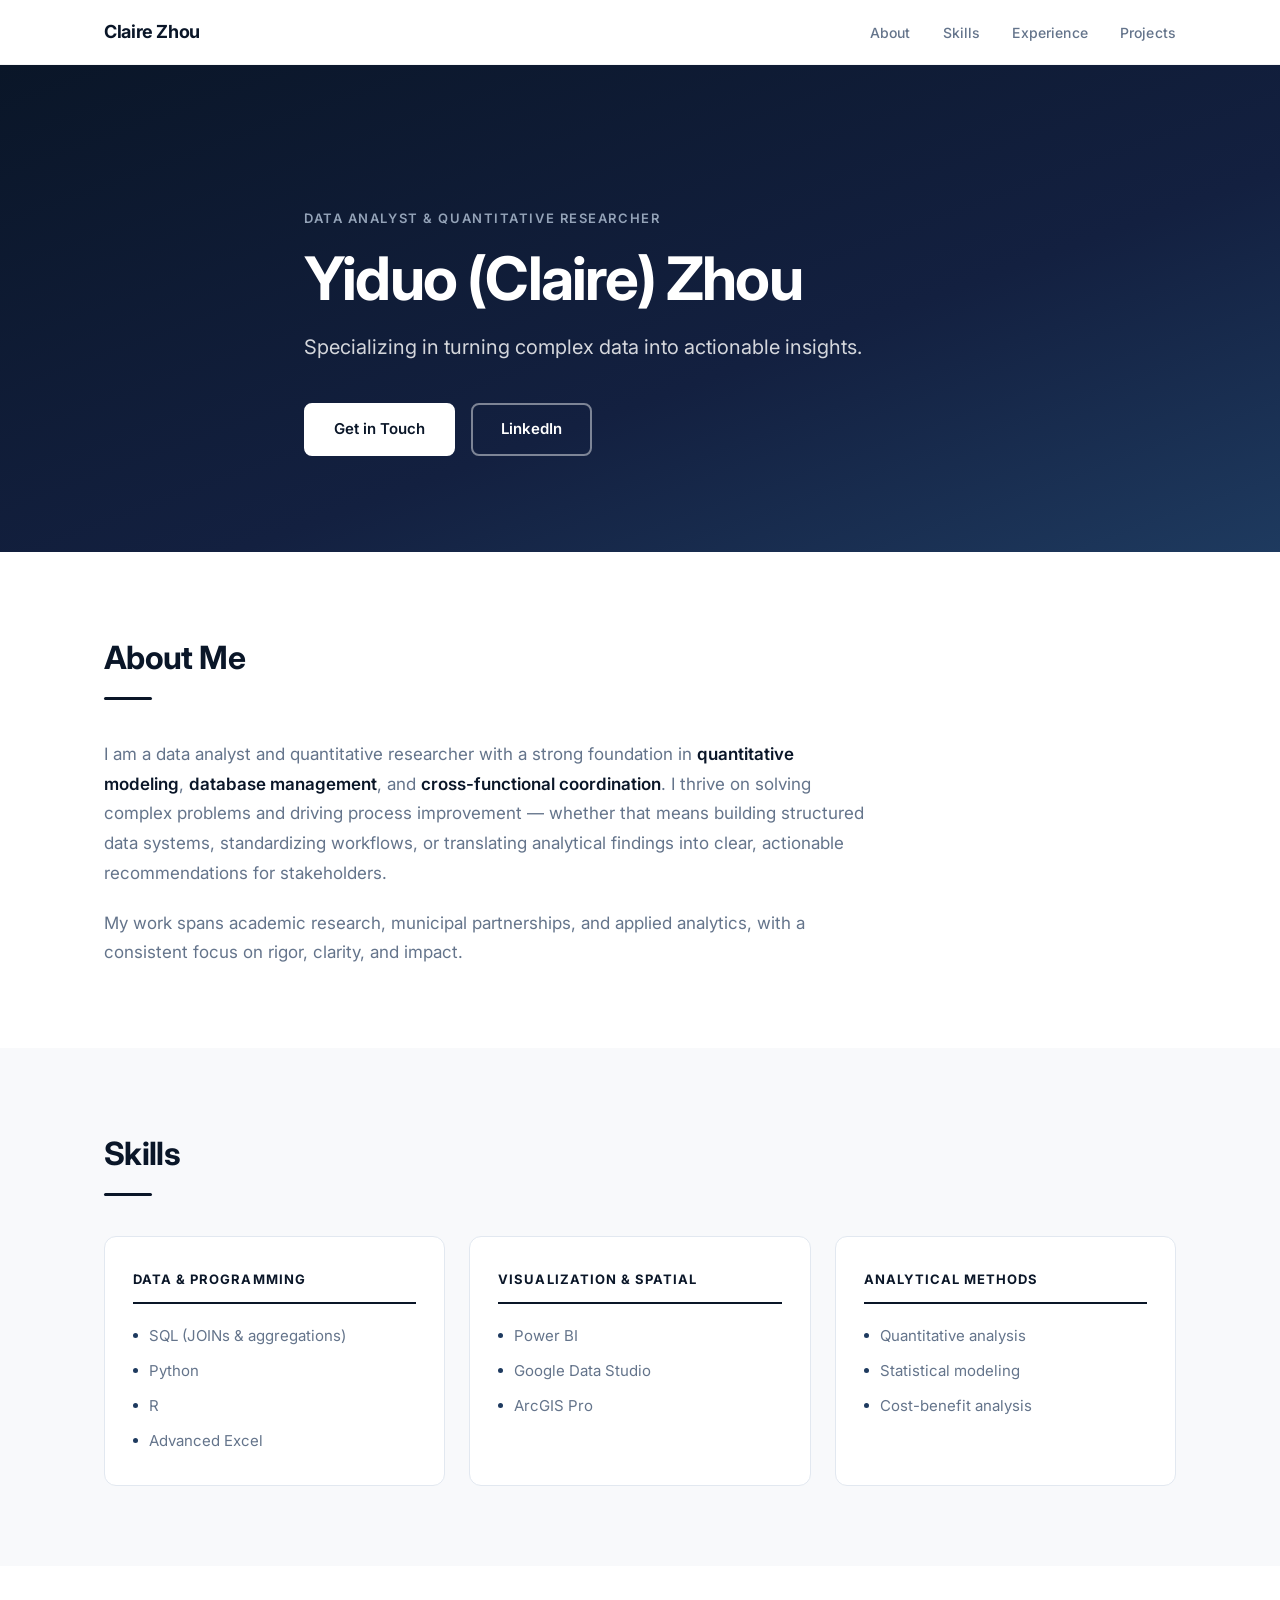
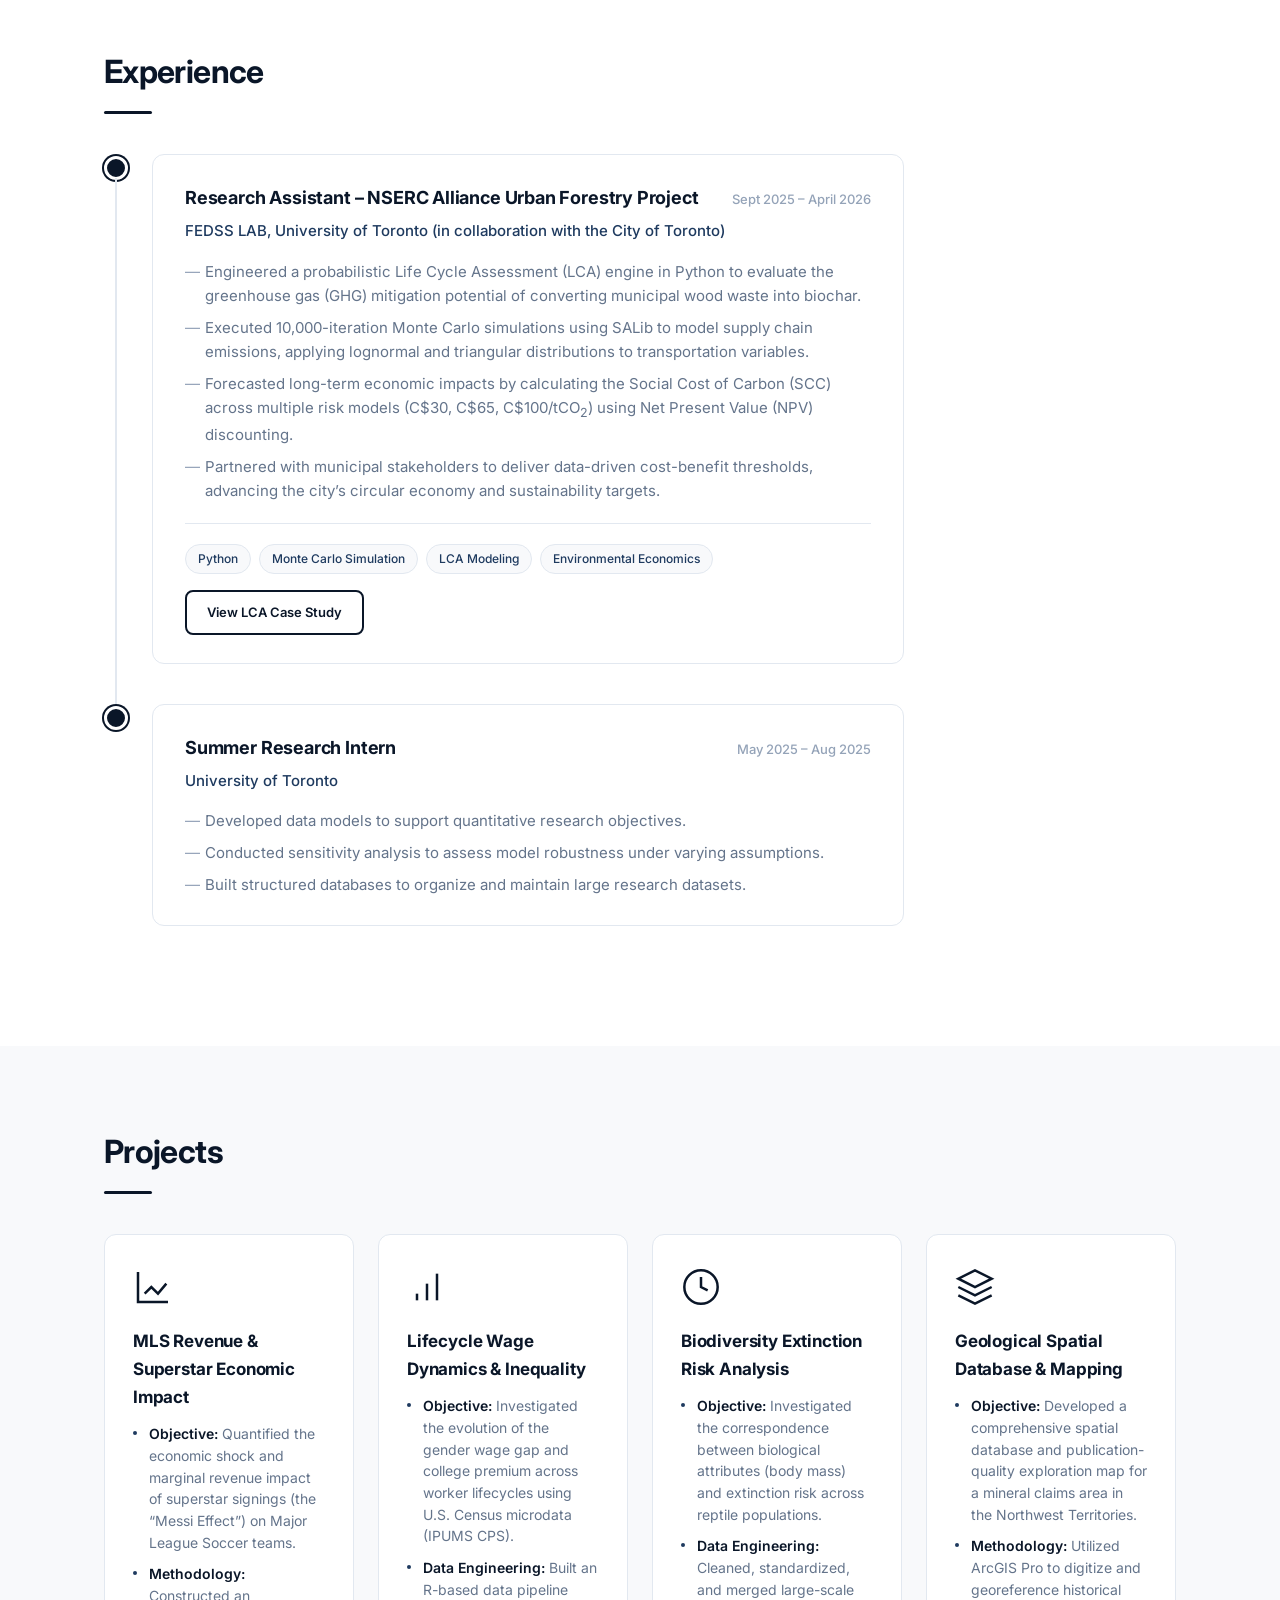
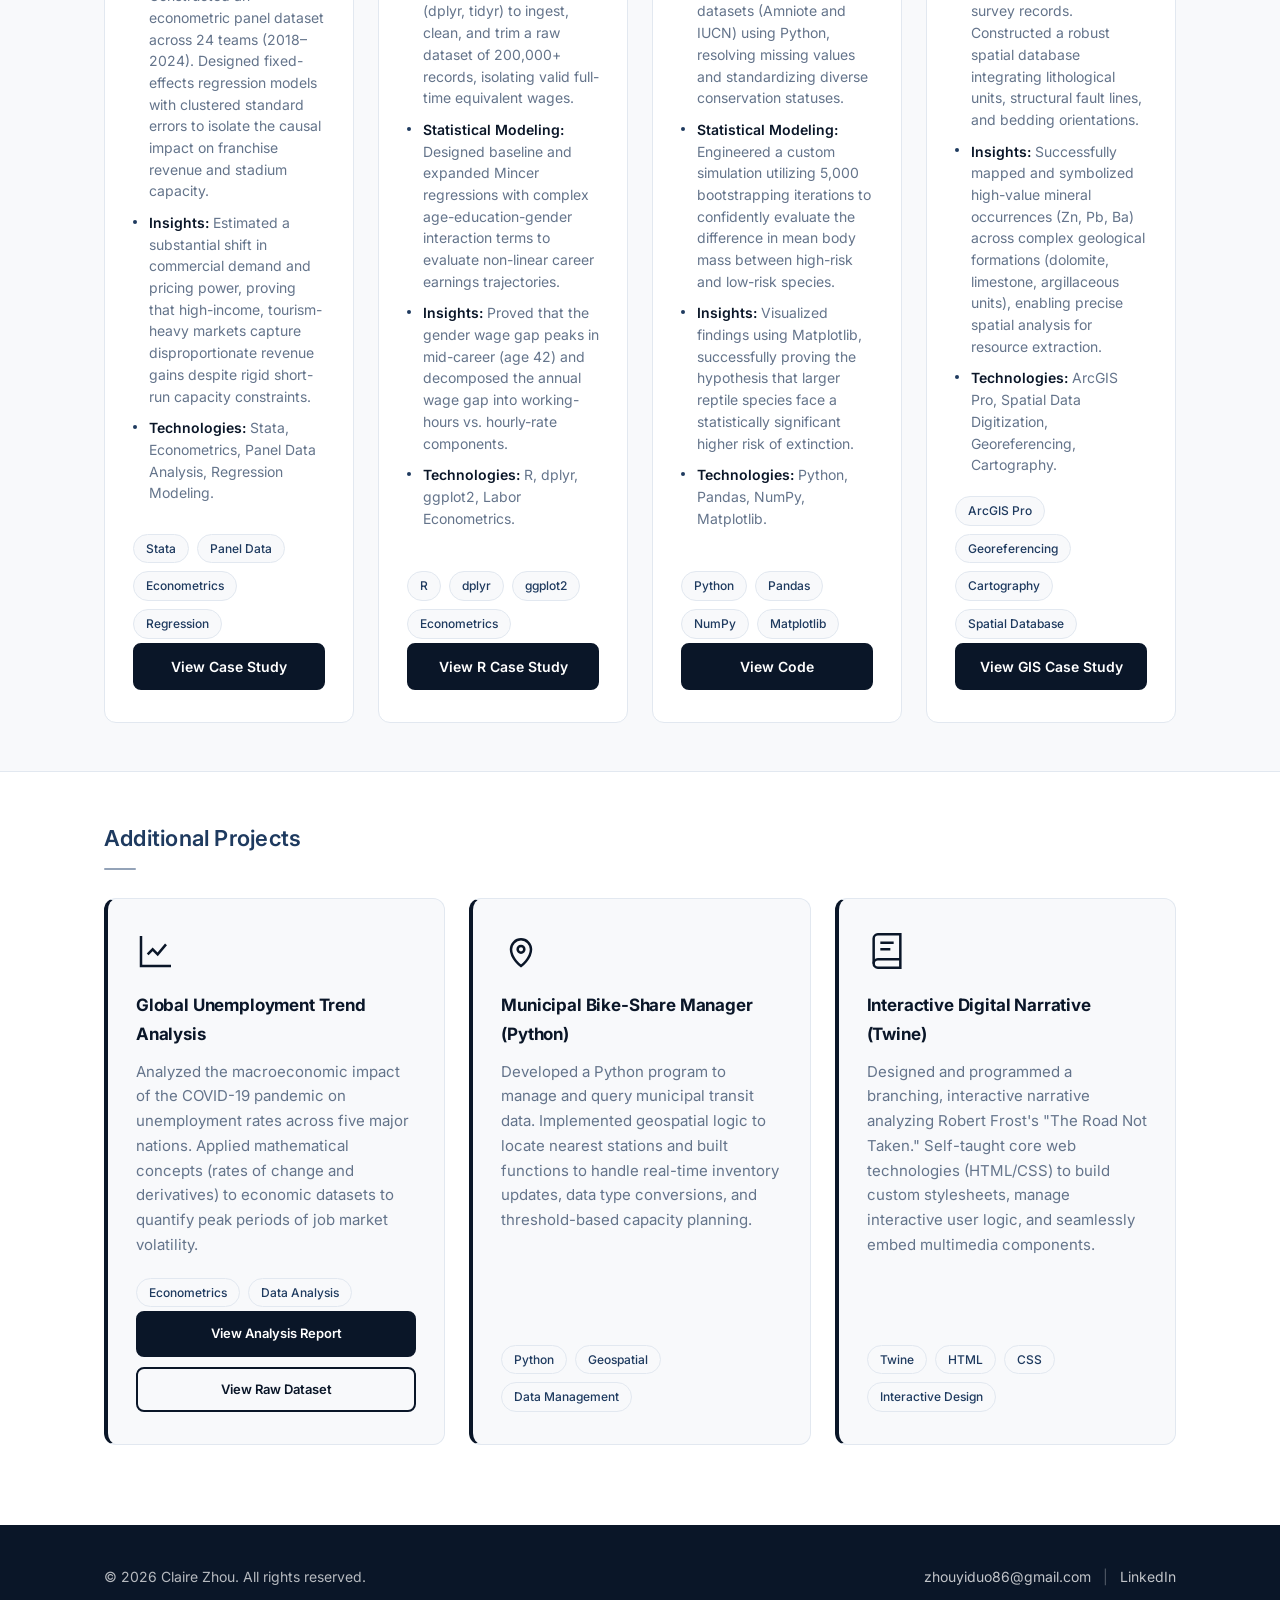
<file: index.html>
<!DOCTYPE html>
<html lang="en">
<head>
  <meta charset="UTF-8">
  <meta name="viewport" content="width=device-width, initial-scale=1.0">
  <meta name="description" content="Claire Zhou — Data Analyst & Quantitative Researcher specializing in turning complex data into actionable insights.">
  <title>Yiduo (Claire) Zhou | Data Analyst &amp; Quantitative Researcher</title>
  <link rel="preconnect" href="https://fonts.googleapis.com">
  <link rel="preconnect" href="https://fonts.gstatic.com" crossorigin>
  <link href="https://fonts.googleapis.com/css2?family=Inter:wght@300;400;500;600;700&display=swap" rel="stylesheet">
  <link rel="stylesheet" href="style.css">
</head>
<body>

  <!-- Header -->
  <header class="header" id="top">
    <div class="container header__inner">
      <a href="#top" class="header__logo">Claire Zhou</a>
      <button class="nav-toggle" aria-label="Toggle navigation" aria-expanded="false">
        <span></span>
        <span></span>
        <span></span>
      </button>
      <nav class="nav" aria-label="Main navigation">
        <ul class="nav__list">
          <li><a href="#about" class="nav__link">About</a></li>
          <li><a href="#skills" class="nav__link">Skills</a></li>
          <li><a href="#experience" class="nav__link">Experience</a></li>
          <li><a href="#projects" class="nav__link">Projects</a></li>
        </ul>
      </nav>
    </div>
  </header>

  <main>

    <!-- Hero -->
    <section class="hero">
      <div class="container hero__inner">
        <p class="hero__eyebrow">Data Analyst &amp; Quantitative Researcher</p>
        <h1 class="hero__title">Yiduo (Claire) Zhou</h1>
        <p class="hero__headline">
          Specializing in turning complex data into actionable insights.
        </p>
        <div class="hero__actions">
          <a href="mailto:zhouyiduo86@gmail.com" class="btn btn--primary">Get in Touch</a>
          <a href="https://www.linkedin.com/in/yiduo-zhou/" class="btn btn--outline" target="_blank" rel="noopener noreferrer">LinkedIn</a>
        </div>
      </div>
    </section>

    <!-- About -->
    <section class="section" id="about">
      <div class="container">
        <h2 class="section__title">About Me</h2>
        <div class="section__divider"></div>
        <div class="about__grid">
          <p class="about__text">
            I am a data analyst and quantitative researcher with a strong foundation in
            <strong>quantitative modeling</strong>, <strong>database management</strong>, and
            <strong>cross-functional coordination</strong>. I thrive on solving complex problems
            and driving process improvement — whether that means building structured data systems,
            standardizing workflows, or translating analytical findings into clear, actionable
            recommendations for stakeholders.
          </p>
          <p class="about__text">
            My work spans academic research, municipal partnerships, and applied analytics,
            with a consistent focus on rigor, clarity, and impact.
          </p>
        </div>
      </div>
    </section>

    <!-- Skills -->
    <section class="section section--alt" id="skills">
      <div class="container">
        <h2 class="section__title">Skills</h2>
        <div class="section__divider"></div>
        <div class="skills__grid">

          <div class="skill-card">
            <h3 class="skill-card__title">Data &amp; Programming</h3>
            <ul class="skill-card__list">
              <li>SQL (JOINs &amp; aggregations)</li>
              <li>Python</li>
              <li>R</li>
              <li>Advanced Excel</li>
            </ul>
          </div>

          <div class="skill-card">
            <h3 class="skill-card__title">Visualization &amp; Spatial</h3>
            <ul class="skill-card__list">
              <li>Power BI</li>
              <li>Google Data Studio</li>
              <li>ArcGIS Pro</li>
            </ul>
          </div>

          <div class="skill-card">
            <h3 class="skill-card__title">Analytical Methods</h3>
            <ul class="skill-card__list">
              <li>Quantitative analysis</li>
              <li>Statistical modeling</li>
              <li>Cost-benefit analysis</li>
            </ul>
          </div>

        </div>
      </div>
    </section>

    <!-- Experience -->
    <section class="section" id="experience">
      <div class="container">
        <h2 class="section__title">Experience</h2>
        <div class="section__divider"></div>
        <div class="timeline">

          <article class="timeline__item">
            <div class="timeline__marker"></div>
            <div class="timeline__content">
              <div class="timeline__header">
                <h3 class="timeline__role">Research Assistant &ndash; NSERC Alliance Urban Forestry Project</h3>
                <span class="timeline__date">Sept 2025 – April 2026</span>
              </div>
              <p class="timeline__org">FEDSS LAB, University of Toronto (in collaboration with the City of Toronto)</p>
              <ul class="timeline__details">
                <li>Engineered a probabilistic Life Cycle Assessment (LCA) engine in Python to evaluate the greenhouse gas (GHG) mitigation potential of converting municipal wood waste into biochar.</li>
                <li>Executed 10,000-iteration Monte Carlo simulations using SALib to model supply chain emissions, applying lognormal and triangular distributions to transportation variables.</li>
                <li>Forecasted long-term economic impacts by calculating the Social Cost of Carbon (SCC) across multiple risk models (C$30, C$65, C$100/tCO<sub>2</sub>) using Net Present Value (NPV) discounting.</li>
                <li>Partnered with municipal stakeholders to deliver data-driven cost-benefit thresholds, advancing the city&rsquo;s circular economy and sustainability targets.</li>
              </ul>
              <div class="timeline__tags">
                <span class="tag">Python</span>
                <span class="tag">Monte Carlo Simulation</span>
                <span class="tag">LCA Modeling</span>
                <span class="tag">Environmental Economics</span>
              </div>
              <a href="./urban-forestry-lca.html" class="btn btn--outline-navy timeline__cta">View LCA Case Study</a>
            </div>
          </article>

          <article class="timeline__item">
            <div class="timeline__marker"></div>
            <div class="timeline__content">
              <div class="timeline__header">
                <h3 class="timeline__role">Summer Research Intern</h3>
                <span class="timeline__date">May 2025 – Aug 2025</span>
              </div>
              <p class="timeline__org">University of Toronto</p>
              <ul class="timeline__details">
                <li>Developed data models to support quantitative research objectives.</li>
                <li>Conducted sensitivity analysis to assess model robustness under varying assumptions.</li>
                <li>Built structured databases to organize and maintain large research datasets.</li>
              </ul>
            </div>
          </article>

        </div>
      </div>
    </section>

    <!-- Projects -->
    <section class="section section--alt" id="projects">
      <div class="container">
        <h2 class="section__title">Projects</h2>
        <div class="section__divider"></div>
        <div class="projects__grid">

          <article class="project-card">
            <div class="project-card__icon" aria-hidden="true">
              <svg viewBox="0 0 24 24" fill="none" stroke="currentColor" stroke-width="1.5">
                <path d="M3 3v18h18"/><path d="M7 16l4-4 4 4 5-6"/>
              </svg>
            </div>
            <h3 class="project-card__title">MLS Revenue &amp; Superstar Economic Impact</h3>
            <ul class="project-card__details">
              <li>
                <strong>Objective:</strong> Quantified the economic shock and marginal revenue impact
                of superstar signings (the &ldquo;Messi Effect&rdquo;) on Major League Soccer teams.
              </li>
              <li>
                <strong>Methodology:</strong> Constructed an econometric panel dataset across 24 teams
                (2018&ndash;2024). Designed fixed-effects regression models with clustered standard errors
                to isolate the causal impact on franchise revenue and stadium capacity.
              </li>
              <li>
                <strong>Insights:</strong> Estimated a substantial shift in commercial demand and pricing
                power, proving that high-income, tourism-heavy markets capture disproportionate revenue
                gains despite rigid short-run capacity constraints.
              </li>
              <li>
                <strong>Technologies:</strong> Stata, Econometrics, Panel Data Analysis, Regression Modeling.
              </li>
            </ul>
            <div class="project-card__tags">
              <span class="tag">Stata</span>
              <span class="tag">Panel Data</span>
              <span class="tag">Econometrics</span>
              <span class="tag">Regression</span>
            </div>
            <a href="mls-revenue.html" class="btn btn--navy project-card__cta">View Case Study</a>
          </article>

          <article class="project-card">
            <div class="project-card__icon" aria-hidden="true">
              <svg viewBox="0 0 24 24" fill="none" stroke="currentColor" stroke-width="1.5">
                <path d="M12 20V10"/><path d="M18 20V4"/><path d="M6 20v-4"/>
              </svg>
            </div>
            <h3 class="project-card__title">Lifecycle Wage Dynamics &amp; Inequality</h3>
            <ul class="project-card__details">
              <li>
                <strong>Objective:</strong> Investigated the evolution of the gender wage gap and college
                premium across worker lifecycles using U.S. Census microdata (IPUMS CPS).
              </li>
              <li>
                <strong>Data Engineering:</strong> Built an R-based data pipeline (dplyr, tidyr) to ingest,
                clean, and trim a raw dataset of 200,000+ records, isolating valid full-time equivalent wages.
              </li>
              <li>
                <strong>Statistical Modeling:</strong> Designed baseline and expanded Mincer regressions with
                complex age-education-gender interaction terms to evaluate non-linear career earnings trajectories.
              </li>
              <li>
                <strong>Insights:</strong> Proved that the gender wage gap peaks in mid-career (age 42) and
                decomposed the annual wage gap into working-hours vs. hourly-rate components.
              </li>
              <li>
                <strong>Technologies:</strong> R, dplyr, ggplot2, Labor Econometrics.
              </li>
            </ul>
            <div class="project-card__tags">
              <span class="tag">R</span>
              <span class="tag">dplyr</span>
              <span class="tag">ggplot2</span>
              <span class="tag">Econometrics</span>
            </div>
            <a href="wage-dynamics.html" class="btn btn--navy project-card__cta">View R Case Study</a>
          </article>

          <article class="project-card">
            <div class="project-card__icon" aria-hidden="true">
              <svg viewBox="0 0 24 24" fill="none" stroke="currentColor" stroke-width="1.5">
                <circle cx="12" cy="12" r="10"/><path d="M12 6v6l4 2"/>
              </svg>
            </div>
            <h3 class="project-card__title">Biodiversity Extinction Risk Analysis</h3>
            <ul class="project-card__details">
              <li>
                <strong>Objective:</strong> Investigated the correspondence between biological
                attributes (body mass) and extinction risk across reptile populations.
              </li>
              <li>
                <strong>Data Engineering:</strong> Cleaned, standardized, and merged large-scale
                datasets (Amniote and IUCN) using Python, resolving missing values and standardizing
                diverse conservation statuses.
              </li>
              <li>
                <strong>Statistical Modeling:</strong> Engineered a custom simulation utilizing
                5,000 bootstrapping iterations to confidently evaluate the difference in mean body
                mass between high-risk and low-risk species.
              </li>
              <li>
                <strong>Insights:</strong> Visualized findings using Matplotlib, successfully proving
                the hypothesis that larger reptile species face a statistically significant higher
                risk of extinction.
              </li>
              <li>
                <strong>Technologies:</strong> Python, Pandas, NumPy, Matplotlib.
              </li>
            </ul>
            <div class="project-card__tags">
              <span class="tag">Python</span>
              <span class="tag">Pandas</span>
              <span class="tag">NumPy</span>
              <span class="tag">Matplotlib</span>
            </div>
            <a href="biodiversity-code.html" class="btn btn--navy project-card__cta">View Code</a>
          </article>

          <article class="project-card">
            <div class="project-card__icon" aria-hidden="true">
              <svg viewBox="0 0 24 24" fill="none" stroke="currentColor" stroke-width="1.5">
                <path d="M12 2L2 7l10 5 10-5-10-5z"/><path d="M2 17l10 5 10-5"/><path d="M2 12l10 5 10-5"/>
              </svg>
            </div>
            <h3 class="project-card__title">Geological Spatial Database &amp; Mapping</h3>
            <ul class="project-card__details">
              <li>
                <strong>Objective:</strong> Developed a comprehensive spatial database and
                publication-quality exploration map for a mineral claims area in the Northwest Territories.
              </li>
              <li>
                <strong>Methodology:</strong> Utilized ArcGIS Pro to digitize and georeference historical
                survey records. Constructed a robust spatial database integrating lithological units,
                structural fault lines, and bedding orientations.
              </li>
              <li>
                <strong>Insights:</strong> Successfully mapped and symbolized high-value mineral occurrences
                (Zn, Pb, Ba) across complex geological formations (dolomite, limestone, argillaceous units),
                enabling precise spatial analysis for resource extraction.
              </li>
              <li>
                <strong>Technologies:</strong> ArcGIS Pro, Spatial Data Digitization, Georeferencing, Cartography.
              </li>
            </ul>
            <div class="project-card__tags">
              <span class="tag">ArcGIS Pro</span>
              <span class="tag">Georeferencing</span>
              <span class="tag">Cartography</span>
              <span class="tag">Spatial Database</span>
            </div>
            <a href="geological-spatial.html" class="btn btn--navy project-card__cta">View GIS Case Study</a>
          </article>

        </div>
      </div>
    </section>

    <!-- Additional Projects -->
    <section class="section additional-projects" id="additional-projects">
      <div class="container">
        <h2 class="section__title section__title--sub">Additional Projects</h2>
        <div class="section__divider section__divider--sub"></div>

        <div class="additional-projects__grid">

          <article class="project-card project-card--additional">
            <div class="project-card__icon" aria-hidden="true">
              <svg viewBox="0 0 24 24" fill="none" stroke="currentColor" stroke-width="1.5">
                <path d="M3 3v18h18"/><path d="M7 14l3-3 3 3 5-6"/>
              </svg>
            </div>
            <h3 class="project-card__title">Global Unemployment Trend Analysis</h3>
            <p class="project-card__desc">
              Analyzed the macroeconomic impact of the COVID-19 pandemic on unemployment rates
              across five major nations. Applied mathematical concepts (rates of change and
              derivatives) to economic datasets to quantify peak periods of job market volatility.
            </p>
            <div class="project-card__tags">
              <span class="tag">Econometrics</span>
              <span class="tag">Data Analysis</span>
            </div>
            <div class="project-card__actions">
              <a
                href="./Global_Unemployment_COVID19_Analysis.pdf"
                class="btn btn--navy"
                target="_blank"
                rel="noopener noreferrer"
              >View Analysis Report</a>
              <a
                href="./Global_Unemployment_Dataset_2019_2020.csv"
                class="btn btn--outline-navy"
                target="_blank"
                rel="noopener noreferrer"
              >View Raw Dataset</a>
            </div>
          </article>

          <article class="project-card project-card--additional">
            <div class="project-card__icon" aria-hidden="true">
              <svg viewBox="0 0 24 24" fill="none" stroke="currentColor" stroke-width="1.5">
                <path d="M12 21s-6-4.35-6-10a6 6 0 1 1 12 0c0 5.65-6 10-6 10z"/>
                <circle cx="12" cy="11" r="2"/>
              </svg>
            </div>
            <h3 class="project-card__title">Municipal Bike-Share Manager (Python)</h3>
            <p class="project-card__desc">
              Developed a Python program to manage and query municipal transit data. Implemented
              geospatial logic to locate nearest stations and built functions to handle real-time
              inventory updates, data type conversions, and threshold-based capacity planning.
            </p>
            <div class="project-card__tags">
              <span class="tag">Python</span>
              <span class="tag">Geospatial</span>
              <span class="tag">Data Management</span>
            </div>
          </article>

          <article class="project-card project-card--additional">
            <div class="project-card__icon" aria-hidden="true">
              <svg viewBox="0 0 24 24" fill="none" stroke="currentColor" stroke-width="1.5">
                <path d="M4 19.5A2.5 2.5 0 0 1 6.5 17H20"/>
                <path d="M6.5 2H20v20H6.5A2.5 2.5 0 0 1 4 19.5v-15A2.5 2.5 0 0 1 6.5 2z"/>
                <path d="M8 7h8M8 11h6"/>
              </svg>
            </div>
            <h3 class="project-card__title">Interactive Digital Narrative (Twine)</h3>
            <p class="project-card__desc">
              Designed and programmed a branching, interactive narrative analyzing Robert Frost's
              "The Road Not Taken." Self-taught core web technologies (HTML/CSS) to build custom
              stylesheets, manage interactive user logic, and seamlessly embed multimedia components.
            </p>
            <div class="project-card__tags">
              <span class="tag">Twine</span>
              <span class="tag">HTML</span>
              <span class="tag">CSS</span>
              <span class="tag">Interactive Design</span>
            </div>
          </article>

        </div>
      </div>
    </section>

  </main>

  <!-- Footer -->
  <footer class="footer">
    <div class="container footer__inner">
      <p class="footer__copy">&copy; 2026 Claire Zhou. All rights reserved.</p>
      <div class="footer__contact">
        <a href="mailto:zhouyiduo86@gmail.com">zhouyiduo86@gmail.com</a>
        <span class="footer__sep" aria-hidden="true">|</span>
        <a href="https://www.linkedin.com/in/yiduo-zhou/" target="_blank" rel="noopener noreferrer">LinkedIn</a>
      </div>
    </div>
  </footer>

  <script>
    const toggle = document.querySelector('.nav-toggle');
    const nav = document.querySelector('.nav');
    const navLinks = document.querySelectorAll('.nav__link');

    toggle.addEventListener('click', () => {
      const open = nav.classList.toggle('nav--open');
      toggle.setAttribute('aria-expanded', open);
    });

    navLinks.forEach(link => {
      link.addEventListener('click', () => {
        nav.classList.remove('nav--open');
        toggle.setAttribute('aria-expanded', 'false');
      });
    });

    window.addEventListener('scroll', () => {
      document.querySelector('.header').classList.toggle('header--scrolled', window.scrollY > 10);
    });
  </script>

</body>
</html>
</file>
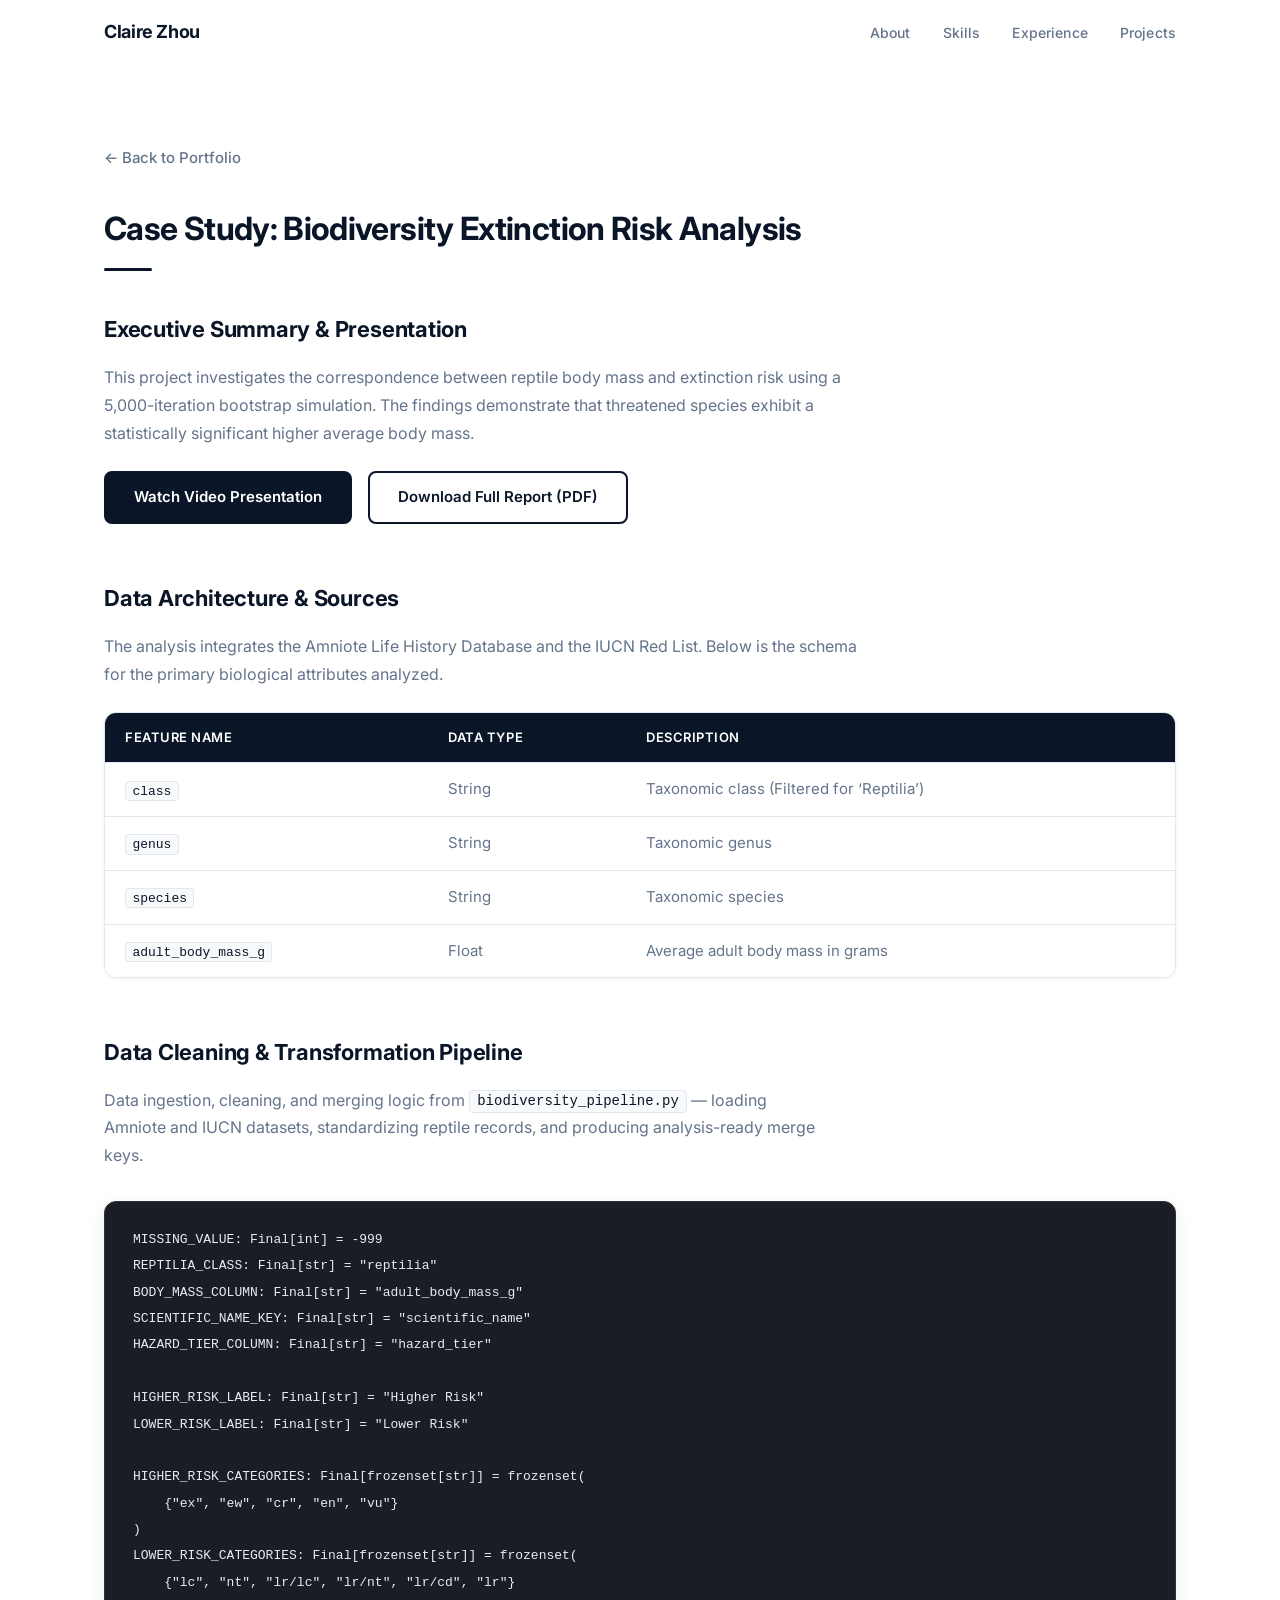
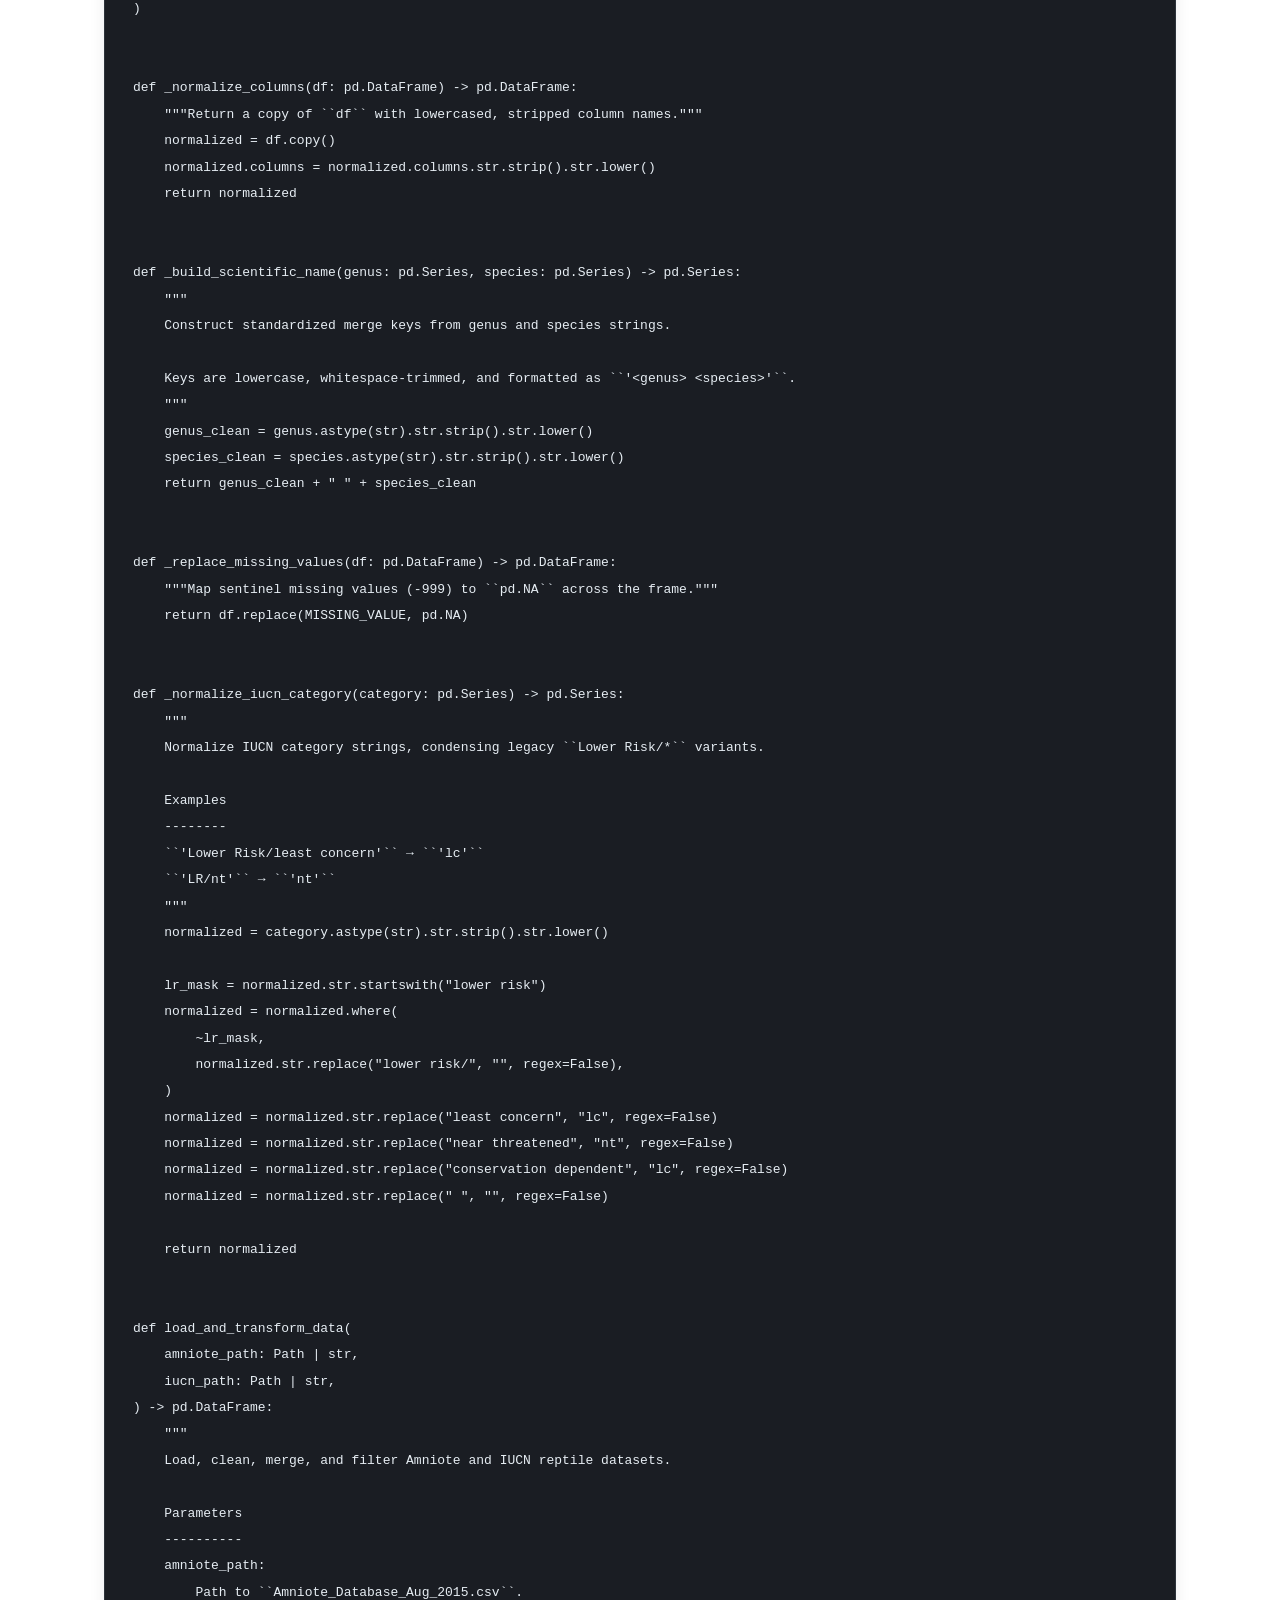
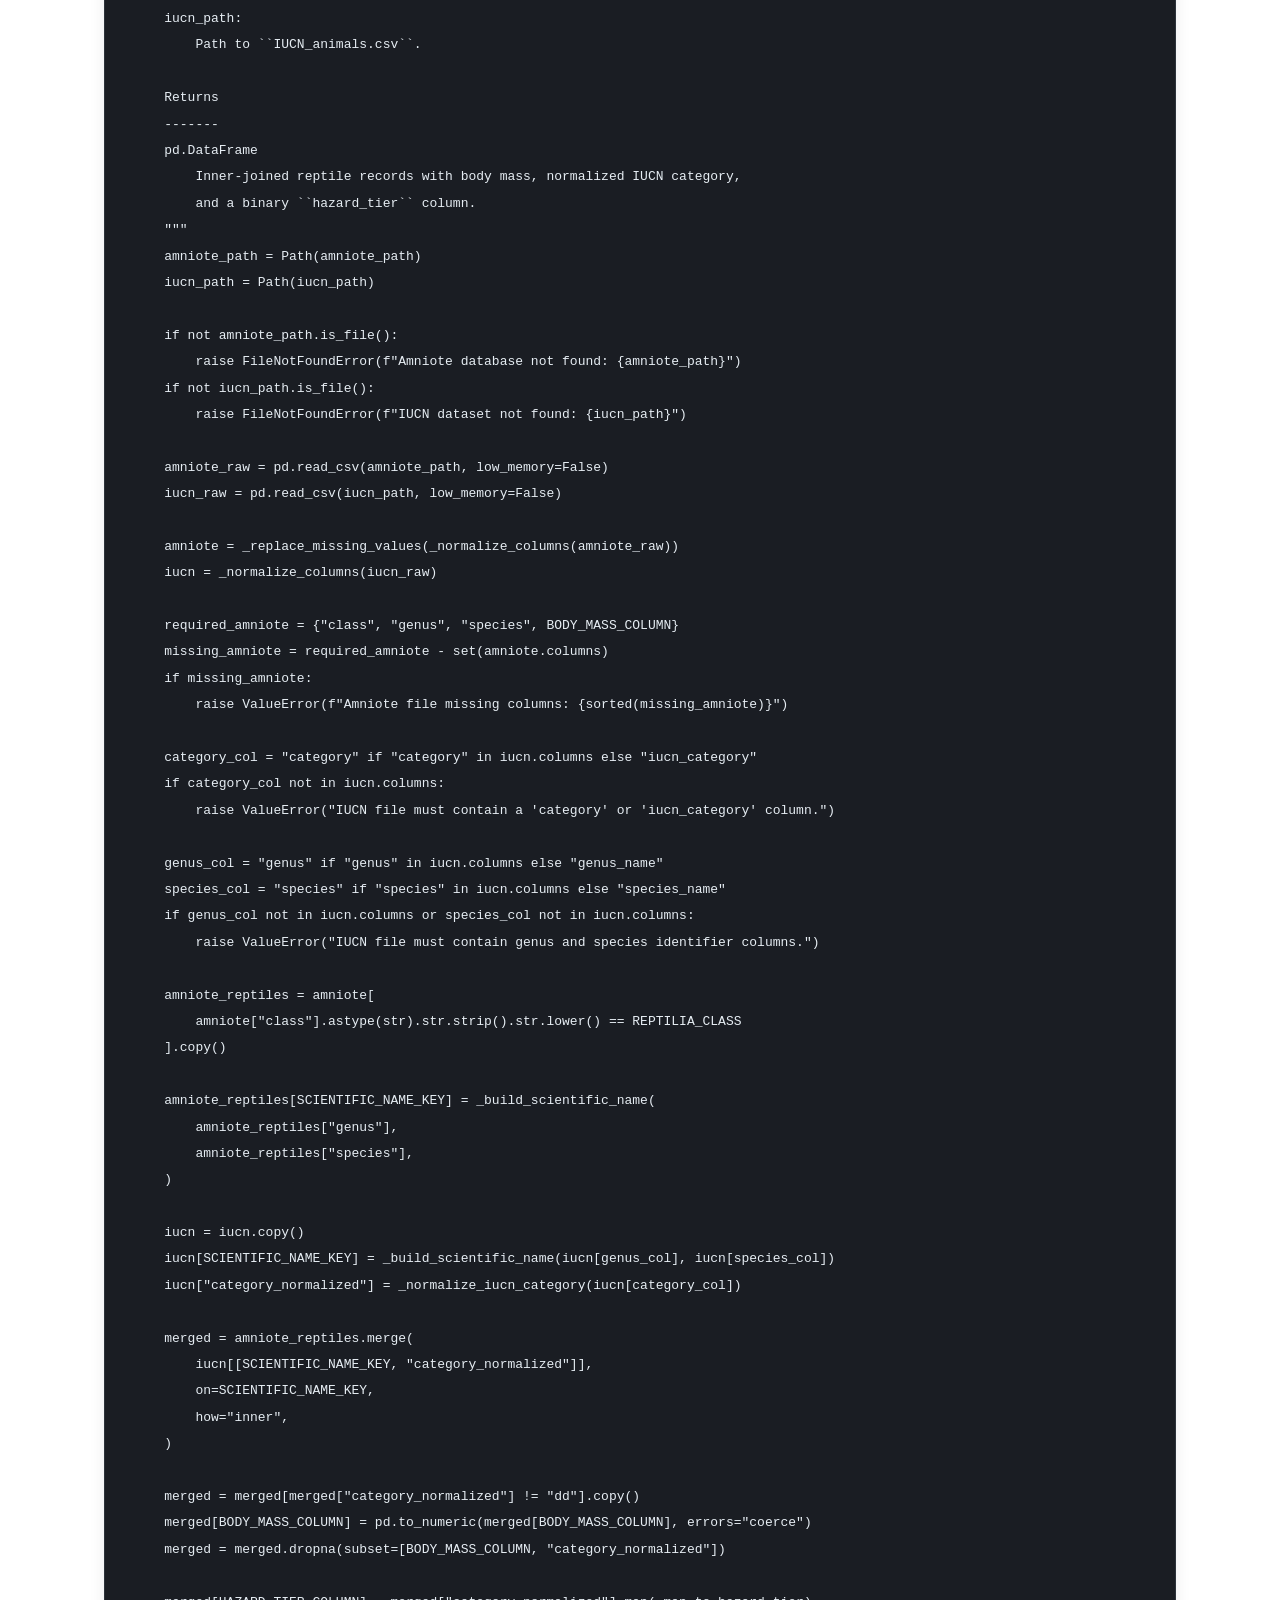
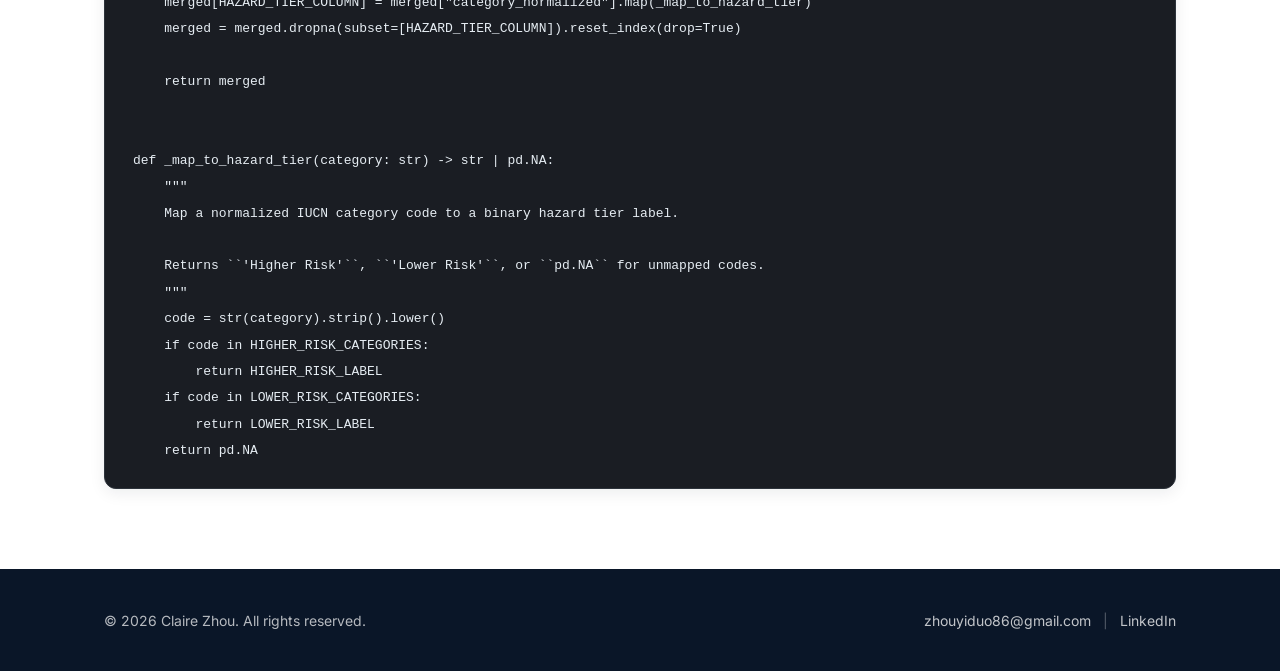
<file: biodiversity-code.html>
<!DOCTYPE html>
<html lang="en">
<head>
  <meta charset="UTF-8">
  <meta name="viewport" content="width=device-width, initial-scale=1.0">
  <meta name="description" content="Case study: Biodiversity Extinction Risk Analysis — executive summary, data architecture, and Python data pipeline by Claire Zhou.">
  <title>Case Study: Biodiversity Extinction Risk Analysis | Claire Zhou</title>
  <link rel="preconnect" href="https://fonts.googleapis.com">
  <link rel="preconnect" href="https://fonts.gstatic.com" crossorigin>
  <link href="https://fonts.googleapis.com/css2?family=Inter:wght@300;400;500;600;700&display=swap" rel="stylesheet">
  <link rel="stylesheet" href="style.css">
</head>
<body>

  <!-- Header -->
  <header class="header" id="top">
    <div class="container header__inner">
      <a href="index.html" class="header__logo">Claire Zhou</a>
      <button class="nav-toggle" aria-label="Toggle navigation" aria-expanded="false">
        <span></span>
        <span></span>
        <span></span>
      </button>
      <nav class="nav" aria-label="Main navigation">
        <ul class="nav__list">
          <li><a href="index.html#about" class="nav__link">About</a></li>
          <li><a href="index.html#skills" class="nav__link">Skills</a></li>
          <li><a href="index.html#experience" class="nav__link">Experience</a></li>
          <li><a href="index.html#projects" class="nav__link">Projects</a></li>
        </ul>
      </nav>
    </div>
  </header>

  <main class="code-page">
    <section class="section">
      <div class="container">
        <a href="index.html#projects" class="back-link">← Back to Portfolio</a>

        <h1 class="section__title">Case Study: Biodiversity Extinction Risk Analysis</h1>
        <div class="section__divider"></div>

        <!-- Executive Summary & Presentation -->
        <section class="case-study__section">
          <h2 class="case-study__heading">Executive Summary &amp; Presentation</h2>
          <p class="case-study__text">
            This project investigates the correspondence between reptile body mass and extinction risk
            using a 5,000-iteration bootstrap simulation. The findings demonstrate that threatened
            species exhibit a statistically significant higher average body mass.
          </p>
          <div class="case-study__actions">
            <a
              href="https://play.library.utoronto.ca/watch/161e0bd728544446c78e88a89307a42c"
              class="btn btn--navy"
              target="_blank"
              rel="noopener noreferrer"
            >Watch Video Presentation</a>
            <a
              href="./Biodiversity_Report.pdf"
              class="btn btn--outline-navy"
              download
            >Download Full Report (PDF)</a>
          </div>
        </section>

        <!-- Data Architecture & Sources -->
        <section class="case-study__section">
          <h2 class="case-study__heading">Data Architecture &amp; Sources</h2>
          <p class="case-study__text">
            The analysis integrates the Amniote Life History Database and the IUCN Red List. Below
            is the schema for the primary biological attributes analyzed.
          </p>
          <div class="schema-table-wrapper">
            <table class="schema-table">
              <thead>
                <tr>
                  <th scope="col">Feature Name</th>
                  <th scope="col">Data Type</th>
                  <th scope="col">Description</th>
                </tr>
              </thead>
              <tbody>
                <tr>
                  <td><code>class</code></td>
                  <td>String</td>
                  <td>Taxonomic class (Filtered for &lsquo;Reptilia&rsquo;)</td>
                </tr>
                <tr>
                  <td><code>genus</code></td>
                  <td>String</td>
                  <td>Taxonomic genus</td>
                </tr>
                <tr>
                  <td><code>species</code></td>
                  <td>String</td>
                  <td>Taxonomic species</td>
                </tr>
                <tr>
                  <td><code>adult_body_mass_g</code></td>
                  <td>Float</td>
                  <td>Average adult body mass in grams</td>
                </tr>
              </tbody>
            </table>
          </div>
        </section>

        <!-- Data Cleaning Pipeline -->
        <section class="case-study__section">
          <h2 class="case-study__heading">Data Cleaning &amp; Transformation Pipeline</h2>
          <p class="code-page__intro">
            Data ingestion, cleaning, and merging logic from
            <code class="code-page__filename">biodiversity_pipeline.py</code> — loading Amniote and
            IUCN datasets, standardizing reptile records, and producing analysis-ready merge keys.
          </p>

        <div class="code-block">
          <pre><code>MISSING_VALUE: Final[int] = -999
REPTILIA_CLASS: Final[str] = "reptilia"
BODY_MASS_COLUMN: Final[str] = "adult_body_mass_g"
SCIENTIFIC_NAME_KEY: Final[str] = "scientific_name"
HAZARD_TIER_COLUMN: Final[str] = "hazard_tier"

HIGHER_RISK_LABEL: Final[str] = "Higher Risk"
LOWER_RISK_LABEL: Final[str] = "Lower Risk"

HIGHER_RISK_CATEGORIES: Final[frozenset[str]] = frozenset(
    {"ex", "ew", "cr", "en", "vu"}
)
LOWER_RISK_CATEGORIES: Final[frozenset[str]] = frozenset(
    {"lc", "nt", "lr/lc", "lr/nt", "lr/cd", "lr"}
)


def _normalize_columns(df: pd.DataFrame) -> pd.DataFrame:
    """Return a copy of ``df`` with lowercased, stripped column names."""
    normalized = df.copy()
    normalized.columns = normalized.columns.str.strip().str.lower()
    return normalized


def _build_scientific_name(genus: pd.Series, species: pd.Series) -> pd.Series:
    """
    Construct standardized merge keys from genus and species strings.

    Keys are lowercase, whitespace-trimmed, and formatted as ``'&lt;genus&gt; &lt;species&gt;'``.
    """
    genus_clean = genus.astype(str).str.strip().str.lower()
    species_clean = species.astype(str).str.strip().str.lower()
    return genus_clean + " " + species_clean


def _replace_missing_values(df: pd.DataFrame) -> pd.DataFrame:
    """Map sentinel missing values (-999) to ``pd.NA`` across the frame."""
    return df.replace(MISSING_VALUE, pd.NA)


def _normalize_iucn_category(category: pd.Series) -> pd.Series:
    """
    Normalize IUCN category strings, condensing legacy ``Lower Risk/*`` variants.

    Examples
    --------
    ``'Lower Risk/least concern'`` → ``'lc'``
    ``'LR/nt'`` → ``'nt'``
    """
    normalized = category.astype(str).str.strip().str.lower()

    lr_mask = normalized.str.startswith("lower risk")
    normalized = normalized.where(
        ~lr_mask,
        normalized.str.replace("lower risk/", "", regex=False),
    )
    normalized = normalized.str.replace("least concern", "lc", regex=False)
    normalized = normalized.str.replace("near threatened", "nt", regex=False)
    normalized = normalized.str.replace("conservation dependent", "lc", regex=False)
    normalized = normalized.str.replace(" ", "", regex=False)

    return normalized


def load_and_transform_data(
    amniote_path: Path | str,
    iucn_path: Path | str,
) -> pd.DataFrame:
    """
    Load, clean, merge, and filter Amniote and IUCN reptile datasets.

    Parameters
    ----------
    amniote_path:
        Path to ``Amniote_Database_Aug_2015.csv``.
    iucn_path:
        Path to ``IUCN_animals.csv``.

    Returns
    -------
    pd.DataFrame
        Inner-joined reptile records with body mass, normalized IUCN category,
        and a binary ``hazard_tier`` column.
    """
    amniote_path = Path(amniote_path)
    iucn_path = Path(iucn_path)

    if not amniote_path.is_file():
        raise FileNotFoundError(f"Amniote database not found: {amniote_path}")
    if not iucn_path.is_file():
        raise FileNotFoundError(f"IUCN dataset not found: {iucn_path}")

    amniote_raw = pd.read_csv(amniote_path, low_memory=False)
    iucn_raw = pd.read_csv(iucn_path, low_memory=False)

    amniote = _replace_missing_values(_normalize_columns(amniote_raw))
    iucn = _normalize_columns(iucn_raw)

    required_amniote = {"class", "genus", "species", BODY_MASS_COLUMN}
    missing_amniote = required_amniote - set(amniote.columns)
    if missing_amniote:
        raise ValueError(f"Amniote file missing columns: {sorted(missing_amniote)}")

    category_col = "category" if "category" in iucn.columns else "iucn_category"
    if category_col not in iucn.columns:
        raise ValueError("IUCN file must contain a 'category' or 'iucn_category' column.")

    genus_col = "genus" if "genus" in iucn.columns else "genus_name"
    species_col = "species" if "species" in iucn.columns else "species_name"
    if genus_col not in iucn.columns or species_col not in iucn.columns:
        raise ValueError("IUCN file must contain genus and species identifier columns.")

    amniote_reptiles = amniote[
        amniote["class"].astype(str).str.strip().str.lower() == REPTILIA_CLASS
    ].copy()

    amniote_reptiles[SCIENTIFIC_NAME_KEY] = _build_scientific_name(
        amniote_reptiles["genus"],
        amniote_reptiles["species"],
    )

    iucn = iucn.copy()
    iucn[SCIENTIFIC_NAME_KEY] = _build_scientific_name(iucn[genus_col], iucn[species_col])
    iucn["category_normalized"] = _normalize_iucn_category(iucn[category_col])

    merged = amniote_reptiles.merge(
        iucn[[SCIENTIFIC_NAME_KEY, "category_normalized"]],
        on=SCIENTIFIC_NAME_KEY,
        how="inner",
    )

    merged = merged[merged["category_normalized"] != "dd"].copy()
    merged[BODY_MASS_COLUMN] = pd.to_numeric(merged[BODY_MASS_COLUMN], errors="coerce")
    merged = merged.dropna(subset=[BODY_MASS_COLUMN, "category_normalized"])

    merged[HAZARD_TIER_COLUMN] = merged["category_normalized"].map(_map_to_hazard_tier)
    merged = merged.dropna(subset=[HAZARD_TIER_COLUMN]).reset_index(drop=True)

    return merged


def _map_to_hazard_tier(category: str) -> str | pd.NA:
    """
    Map a normalized IUCN category code to a binary hazard tier label.

    Returns ``'Higher Risk'``, ``'Lower Risk'``, or ``pd.NA`` for unmapped codes.
    """
    code = str(category).strip().lower()
    if code in HIGHER_RISK_CATEGORIES:
        return HIGHER_RISK_LABEL
    if code in LOWER_RISK_CATEGORIES:
        return LOWER_RISK_LABEL
    return pd.NA</code></pre>
        </div>
        </section>
      </div>
    </section>
  </main>

  <!-- Footer -->
  <footer class="footer">
    <div class="container footer__inner">
      <p class="footer__copy">&copy; 2026 Claire Zhou. All rights reserved.</p>
      <div class="footer__contact">
        <a href="mailto:zhouyiduo86@gmail.com">zhouyiduo86@gmail.com</a>
        <span class="footer__sep" aria-hidden="true">|</span>
        <a href="https://www.linkedin.com/in/yiduo-zhou/" target="_blank" rel="noopener noreferrer">LinkedIn</a>
      </div>
    </div>
  </footer>

  <script>
    const toggle = document.querySelector('.nav-toggle');
    const nav = document.querySelector('.nav');
    const navLinks = document.querySelectorAll('.nav__link');

    toggle.addEventListener('click', () => {
      const open = nav.classList.toggle('nav--open');
      toggle.setAttribute('aria-expanded', open);
    });

    navLinks.forEach(link => {
      link.addEventListener('click', () => {
        nav.classList.remove('nav--open');
        toggle.setAttribute('aria-expanded', 'false');
      });
    });

    window.addEventListener('scroll', () => {
      document.querySelector('.header').classList.toggle('header--scrolled', window.scrollY > 10);
    });
  </script>

</body>
</html>
</file>
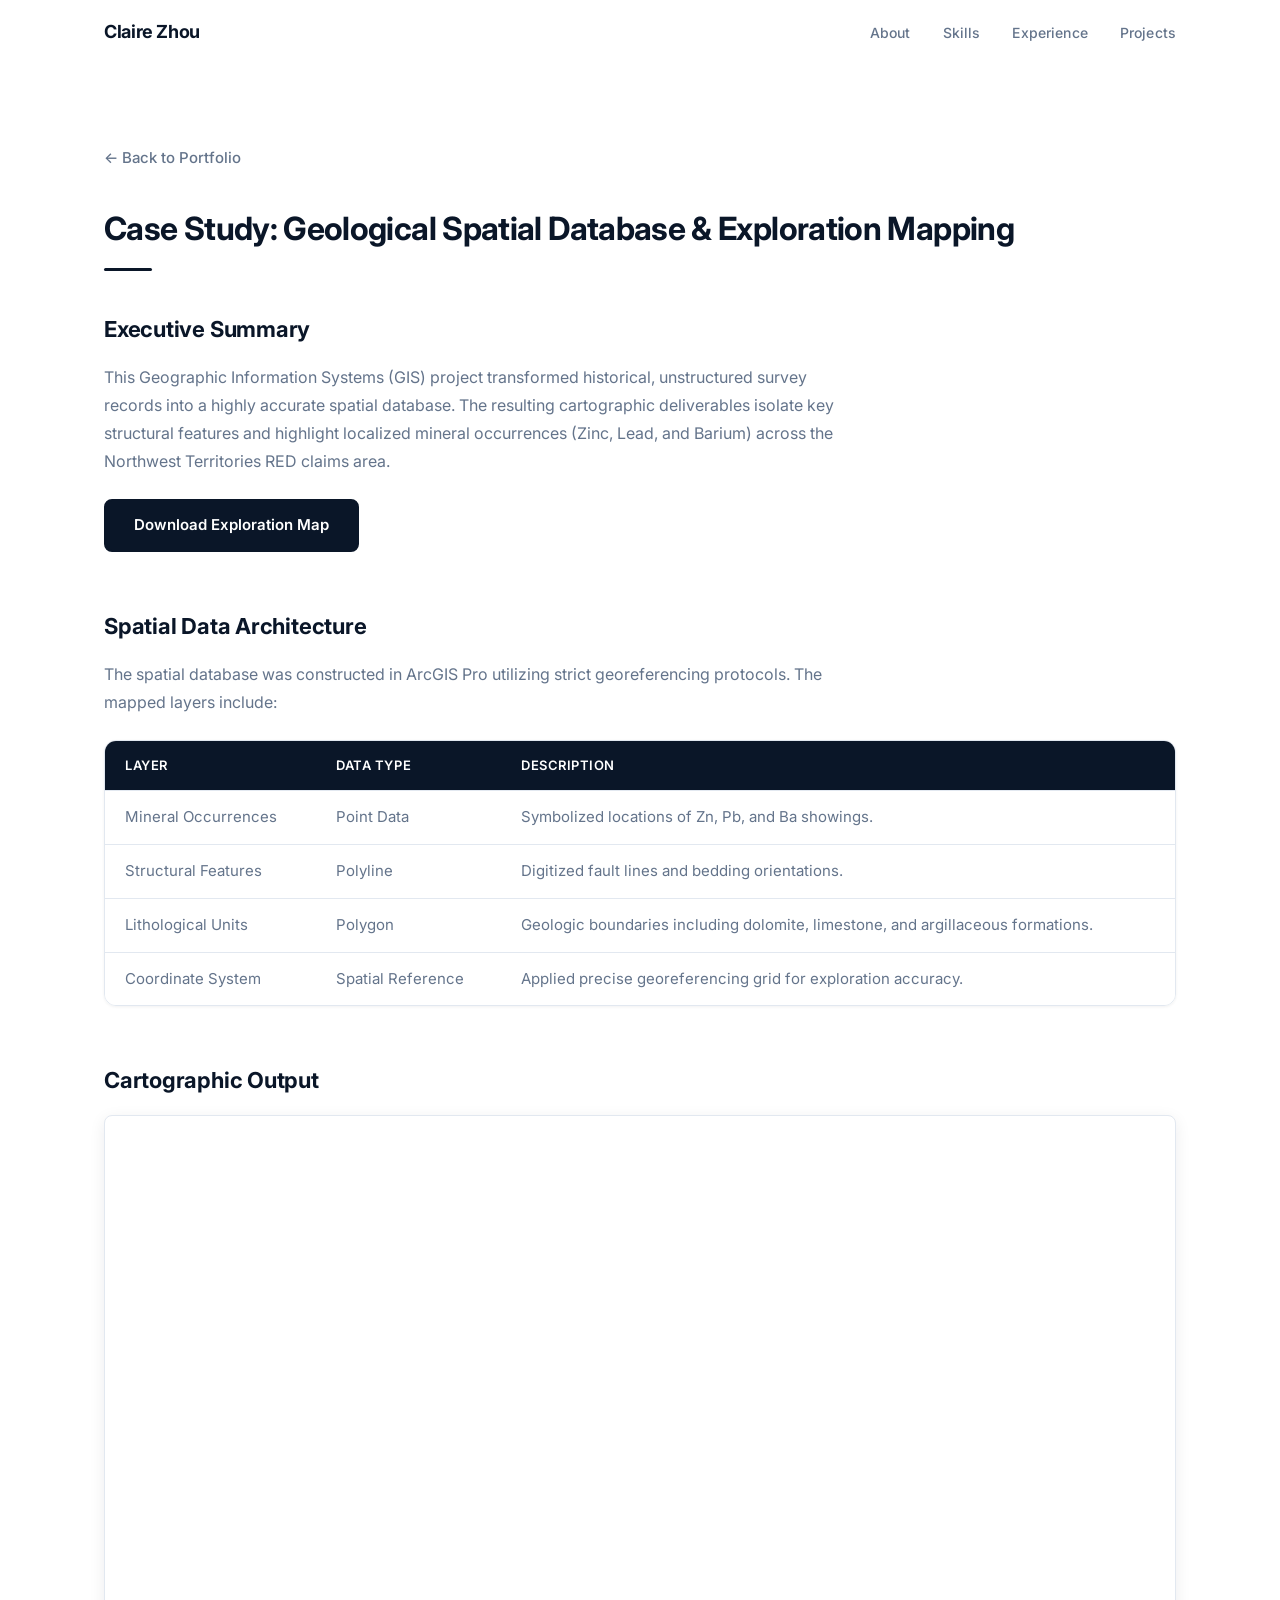
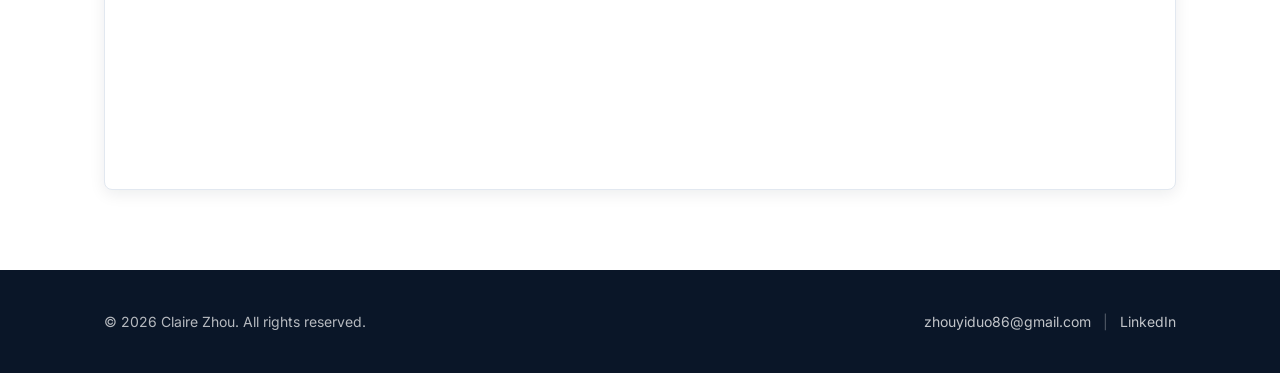
<file: geological-spatial.html>
<!DOCTYPE html>
<html lang="en">
<head>
  <meta charset="UTF-8">
  <meta name="viewport" content="width=device-width, initial-scale=1.0">
  <meta name="description" content="Case study: Geological Spatial Database & Exploration Mapping — ArcGIS Pro digitization and mineral exploration cartography by Claire Zhou.">
  <title>Case Study: Geological Spatial Database &amp; Exploration Mapping | Claire Zhou</title>
  <link rel="preconnect" href="https://fonts.googleapis.com">
  <link rel="preconnect" href="https://fonts.gstatic.com" crossorigin>
  <link href="https://fonts.googleapis.com/css2?family=Inter:wght@300;400;500;600;700&display=swap" rel="stylesheet">
  <link rel="stylesheet" href="style.css">
</head>
<body>

  <!-- Header -->
  <header class="header" id="top">
    <div class="container header__inner">
      <a href="index.html" class="header__logo">Claire Zhou</a>
      <button class="nav-toggle" aria-label="Toggle navigation" aria-expanded="false">
        <span></span>
        <span></span>
        <span></span>
      </button>
      <nav class="nav" aria-label="Main navigation">
        <ul class="nav__list">
          <li><a href="index.html#about" class="nav__link">About</a></li>
          <li><a href="index.html#skills" class="nav__link">Skills</a></li>
          <li><a href="index.html#experience" class="nav__link">Experience</a></li>
          <li><a href="index.html#projects" class="nav__link">Projects</a></li>
        </ul>
      </nav>
    </div>
  </header>

  <main class="code-page">
    <section class="section">
      <div class="container">
        <a href="index.html#projects" class="back-link">← Back to Portfolio</a>

        <h1 class="section__title">Case Study: Geological Spatial Database &amp; Exploration Mapping</h1>
        <div class="section__divider"></div>

        <!-- Executive Summary -->
        <section class="case-study__section">
          <h2 class="case-study__heading">Executive Summary</h2>
          <p class="case-study__text">
            This Geographic Information Systems (GIS) project transformed historical, unstructured
            survey records into a highly accurate spatial database. The resulting cartographic
            deliverables isolate key structural features and highlight localized mineral occurrences
            (Zinc, Lead, and Barium) across the Northwest Territories RED claims area.
          </p>
          <div class="case-study__actions">
            <a
              href="./RED_Claims_Mineral_Exploration_Map.jpg"
              class="btn btn--navy"
              download
            >Download Exploration Map</a>
          </div>
        </section>

        <!-- GIS Methodology & Layer Architecture -->
        <section class="case-study__section">
          <h2 class="case-study__heading">Spatial Data Architecture</h2>
          <p class="case-study__text">
            The spatial database was constructed in ArcGIS Pro utilizing strict georeferencing
            protocols. The mapped layers include:
          </p>
          <div class="schema-table-wrapper">
            <table class="schema-table">
              <thead>
                <tr>
                  <th scope="col">Layer</th>
                  <th scope="col">Data Type</th>
                  <th scope="col">Description</th>
                </tr>
              </thead>
              <tbody>
                <tr>
                  <td>Mineral Occurrences</td>
                  <td>Point Data</td>
                  <td>Symbolized locations of Zn, Pb, and Ba showings.</td>
                </tr>
                <tr>
                  <td>Structural Features</td>
                  <td>Polyline</td>
                  <td>Digitized fault lines and bedding orientations.</td>
                </tr>
                <tr>
                  <td>Lithological Units</td>
                  <td>Polygon</td>
                  <td>Geologic boundaries including dolomite, limestone, and argillaceous formations.</td>
                </tr>
                <tr>
                  <td>Coordinate System</td>
                  <td>Spatial Reference</td>
                  <td>Applied precise georeferencing grid for exploration accuracy.</td>
                </tr>
              </tbody>
            </table>
          </div>
        </section>

        <!-- Cartographic Output -->
        <section class="case-study__section">
          <h2 class="case-study__heading">Cartographic Output</h2>
          <div class="case-study__visual">
            <iframe
              src="./NWT_Geological_Spatial_Draft.pdf"
              title="NWT Geological Spatial Draft Map (PDF)"
            ></iframe>
          </div>
        </section>
      </div>
    </section>
  </main>

  <!-- Footer -->
  <footer class="footer">
    <div class="container footer__inner">
      <p class="footer__copy">&copy; 2026 Claire Zhou. All rights reserved.</p>
      <div class="footer__contact">
        <a href="mailto:zhouyiduo86@gmail.com">zhouyiduo86@gmail.com</a>
        <span class="footer__sep" aria-hidden="true">|</span>
        <a href="https://www.linkedin.com/in/yiduo-zhou/" target="_blank" rel="noopener noreferrer">LinkedIn</a>
      </div>
    </div>
  </footer>

  <script>
    const toggle = document.querySelector('.nav-toggle');
    const nav = document.querySelector('.nav');
    const navLinks = document.querySelectorAll('.nav__link');

    toggle.addEventListener('click', () => {
      const open = nav.classList.toggle('nav--open');
      toggle.setAttribute('aria-expanded', open);
    });

    navLinks.forEach(link => {
      link.addEventListener('click', () => {
        nav.classList.remove('nav--open');
        toggle.setAttribute('aria-expanded', 'false');
      });
    });

    window.addEventListener('scroll', () => {
      document.querySelector('.header').classList.toggle('header--scrolled', window.scrollY > 10);
    });
  </script>

</body>
</html>
</file>
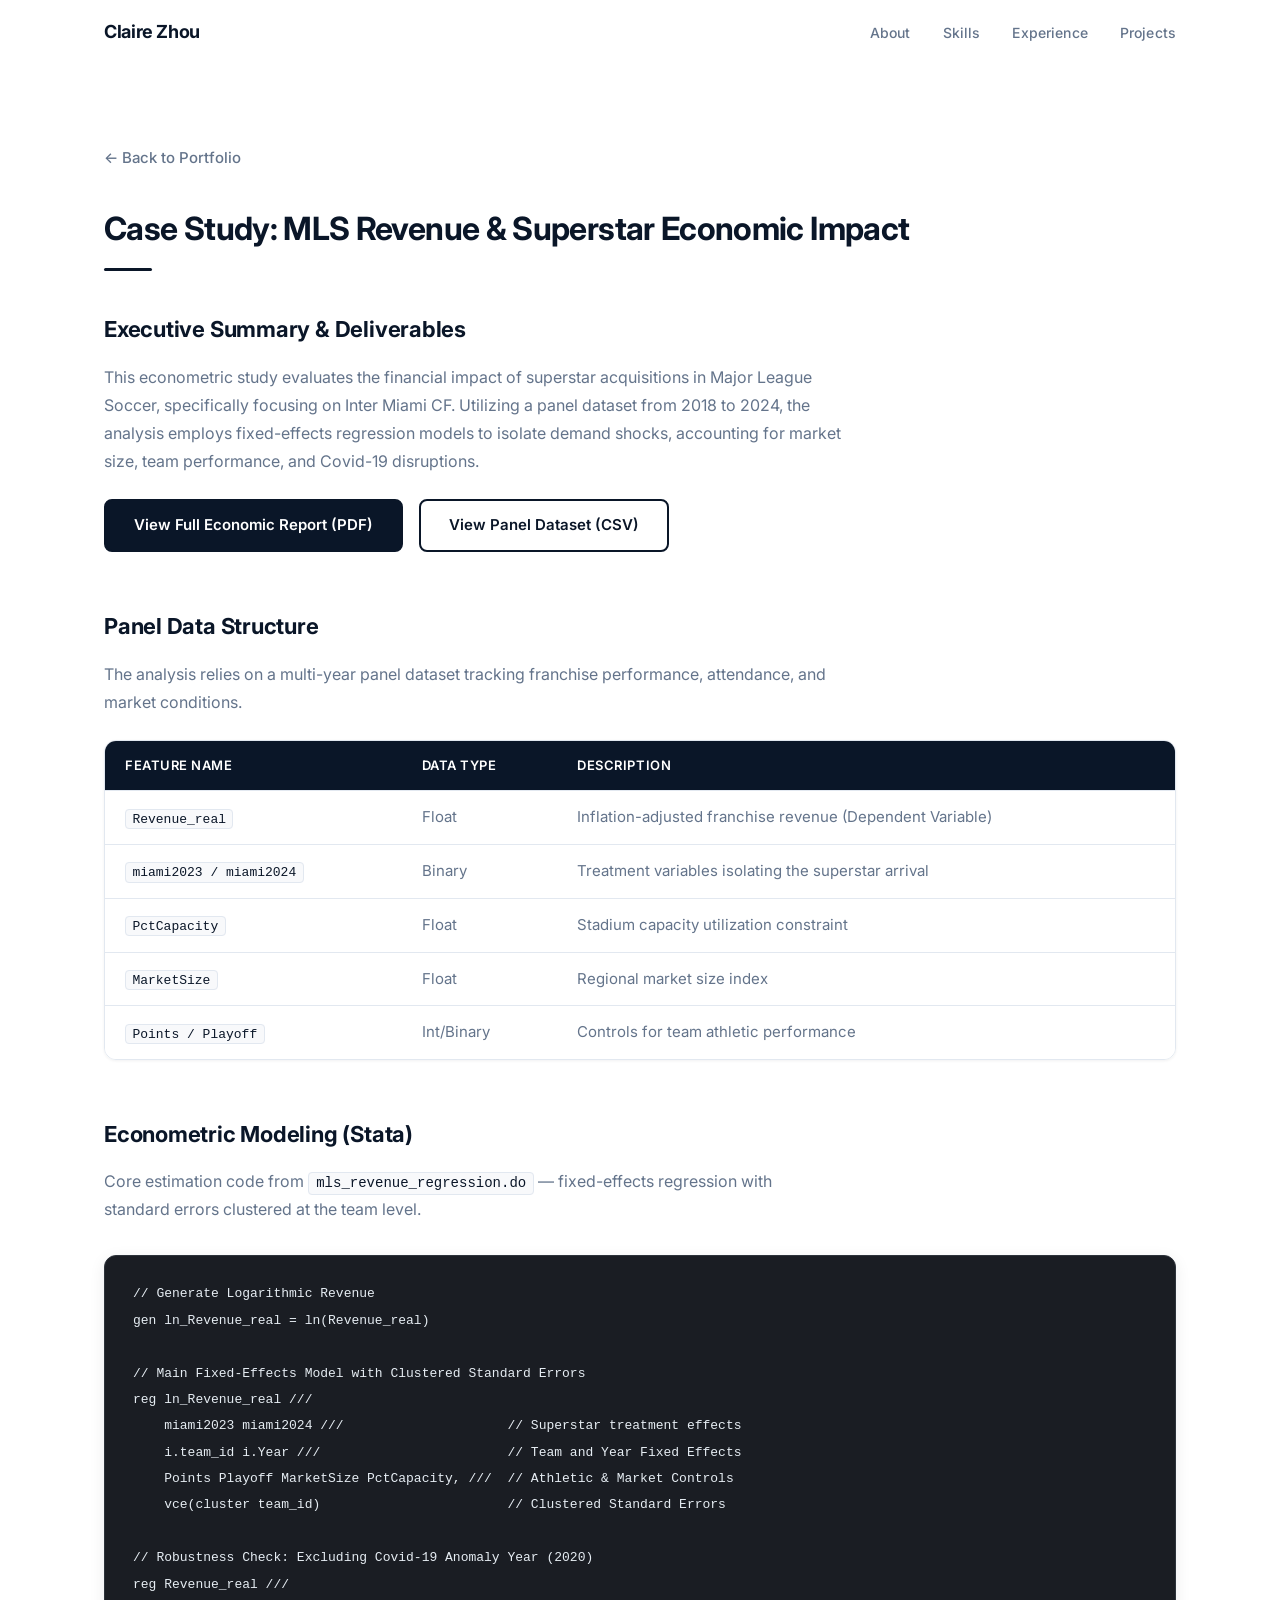
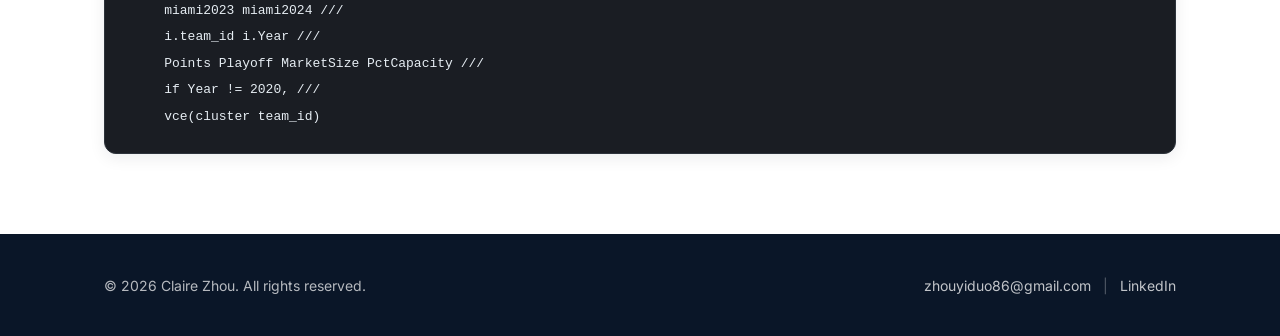
<file: mls-revenue.html>
<!DOCTYPE html>
<html lang="en">
<head>
  <meta charset="UTF-8">
  <meta name="viewport" content="width=device-width, initial-scale=1.0">
  <meta name="description" content="Case study: MLS Revenue & Superstar Economic Impact — panel econometrics and fixed-effects regression by Claire Zhou.">
  <title>Case Study: MLS Revenue &amp; Superstar Economic Impact | Claire Zhou</title>
  <link rel="preconnect" href="https://fonts.googleapis.com">
  <link rel="preconnect" href="https://fonts.gstatic.com" crossorigin>
  <link href="https://fonts.googleapis.com/css2?family=Inter:wght@300;400;500;600;700&display=swap" rel="stylesheet">
  <link rel="stylesheet" href="style.css">
</head>
<body>

  <!-- Header -->
  <header class="header" id="top">
    <div class="container header__inner">
      <a href="index.html" class="header__logo">Claire Zhou</a>
      <button class="nav-toggle" aria-label="Toggle navigation" aria-expanded="false">
        <span></span>
        <span></span>
        <span></span>
      </button>
      <nav class="nav" aria-label="Main navigation">
        <ul class="nav__list">
          <li><a href="index.html#about" class="nav__link">About</a></li>
          <li><a href="index.html#skills" class="nav__link">Skills</a></li>
          <li><a href="index.html#experience" class="nav__link">Experience</a></li>
          <li><a href="index.html#projects" class="nav__link">Projects</a></li>
        </ul>
      </nav>
    </div>
  </header>

  <main class="code-page">
    <section class="section">
      <div class="container">
        <a href="index.html#projects" class="back-link">← Back to Portfolio</a>

        <h1 class="section__title">Case Study: MLS Revenue &amp; Superstar Economic Impact</h1>
        <div class="section__divider"></div>

        <!-- Executive Summary & Deliverables -->
        <section class="case-study__section">
          <h2 class="case-study__heading">Executive Summary &amp; Deliverables</h2>
          <p class="case-study__text">
            This econometric study evaluates the financial impact of superstar acquisitions in Major
            League Soccer, specifically focusing on Inter Miami CF. Utilizing a panel dataset from 2018
            to 2024, the analysis employs fixed-effects regression models to isolate demand shocks,
            accounting for market size, team performance, and Covid-19 disruptions.
          </p>
          <div class="case-study__actions">
            <a
              href="./MLS_Superstar_Economic_Impact.pdf"
              class="btn btn--navy"
              target="_blank"
              rel="noopener noreferrer"
            >View Full Economic Report (PDF)</a>
            <a
              href="./MLS_Panel_Data_2018_2024.csv"
              class="btn btn--outline-navy"
              target="_blank"
              rel="noopener noreferrer"
            >View Panel Dataset (CSV)</a>
          </div>
        </section>

        <!-- Panel Data Structure -->
        <section class="case-study__section">
          <h2 class="case-study__heading">Panel Data Structure</h2>
          <p class="case-study__text">
            The analysis relies on a multi-year panel dataset tracking franchise performance,
            attendance, and market conditions.
          </p>
          <div class="schema-table-wrapper">
            <table class="schema-table">
              <thead>
                <tr>
                  <th scope="col">Feature Name</th>
                  <th scope="col">Data Type</th>
                  <th scope="col">Description</th>
                </tr>
              </thead>
              <tbody>
                <tr>
                  <td><code>Revenue_real</code></td>
                  <td>Float</td>
                  <td>Inflation-adjusted franchise revenue (Dependent Variable)</td>
                </tr>
                <tr>
                  <td><code>miami2023 / miami2024</code></td>
                  <td>Binary</td>
                  <td>Treatment variables isolating the superstar arrival</td>
                </tr>
                <tr>
                  <td><code>PctCapacity</code></td>
                  <td>Float</td>
                  <td>Stadium capacity utilization constraint</td>
                </tr>
                <tr>
                  <td><code>MarketSize</code></td>
                  <td>Float</td>
                  <td>Regional market size index</td>
                </tr>
                <tr>
                  <td><code>Points / Playoff</code></td>
                  <td>Int/Binary</td>
                  <td>Controls for team athletic performance</td>
                </tr>
              </tbody>
            </table>
          </div>
        </section>

        <!-- Econometric Modeling -->
        <section class="case-study__section">
          <h2 class="case-study__heading">Econometric Modeling (Stata)</h2>
          <p class="code-page__intro">
            Core estimation code from
            <code class="code-page__filename">mls_revenue_regression.do</code> — fixed-effects
            regression with standard errors clustered at the team level.
          </p>

          <div class="code-block">
            <pre><code>// Generate Logarithmic Revenue
gen ln_Revenue_real = ln(Revenue_real)

// Main Fixed-Effects Model with Clustered Standard Errors
reg ln_Revenue_real ///
    miami2023 miami2024 ///                     // Superstar treatment effects
    i.team_id i.Year ///                        // Team and Year Fixed Effects
    Points Playoff MarketSize PctCapacity, ///  // Athletic &amp; Market Controls
    vce(cluster team_id)                        // Clustered Standard Errors

// Robustness Check: Excluding Covid-19 Anomaly Year (2020)
reg Revenue_real ///
    miami2023 miami2024 ///
    i.team_id i.Year ///
    Points Playoff MarketSize PctCapacity ///
    if Year != 2020, ///
    vce(cluster team_id)</code></pre>
          </div>
        </section>
      </div>
    </section>
  </main>

  <!-- Footer -->
  <footer class="footer">
    <div class="container footer__inner">
      <p class="footer__copy">&copy; 2026 Claire Zhou. All rights reserved.</p>
      <div class="footer__contact">
        <a href="mailto:zhouyiduo86@gmail.com">zhouyiduo86@gmail.com</a>
        <span class="footer__sep" aria-hidden="true">|</span>
        <a href="https://www.linkedin.com/in/yiduo-zhou/" target="_blank" rel="noopener noreferrer">LinkedIn</a>
      </div>
    </div>
  </footer>

  <script>
    const toggle = document.querySelector('.nav-toggle');
    const nav = document.querySelector('.nav');
    const navLinks = document.querySelectorAll('.nav__link');

    toggle.addEventListener('click', () => {
      const open = nav.classList.toggle('nav--open');
      toggle.setAttribute('aria-expanded', open);
    });

    navLinks.forEach(link => {
      link.addEventListener('click', () => {
        nav.classList.remove('nav--open');
        toggle.setAttribute('aria-expanded', 'false');
      });
    });

    window.addEventListener('scroll', () => {
      document.querySelector('.header').classList.toggle('header--scrolled', window.scrollY > 10);
    });
  </script>

</body>
</html>
</file>
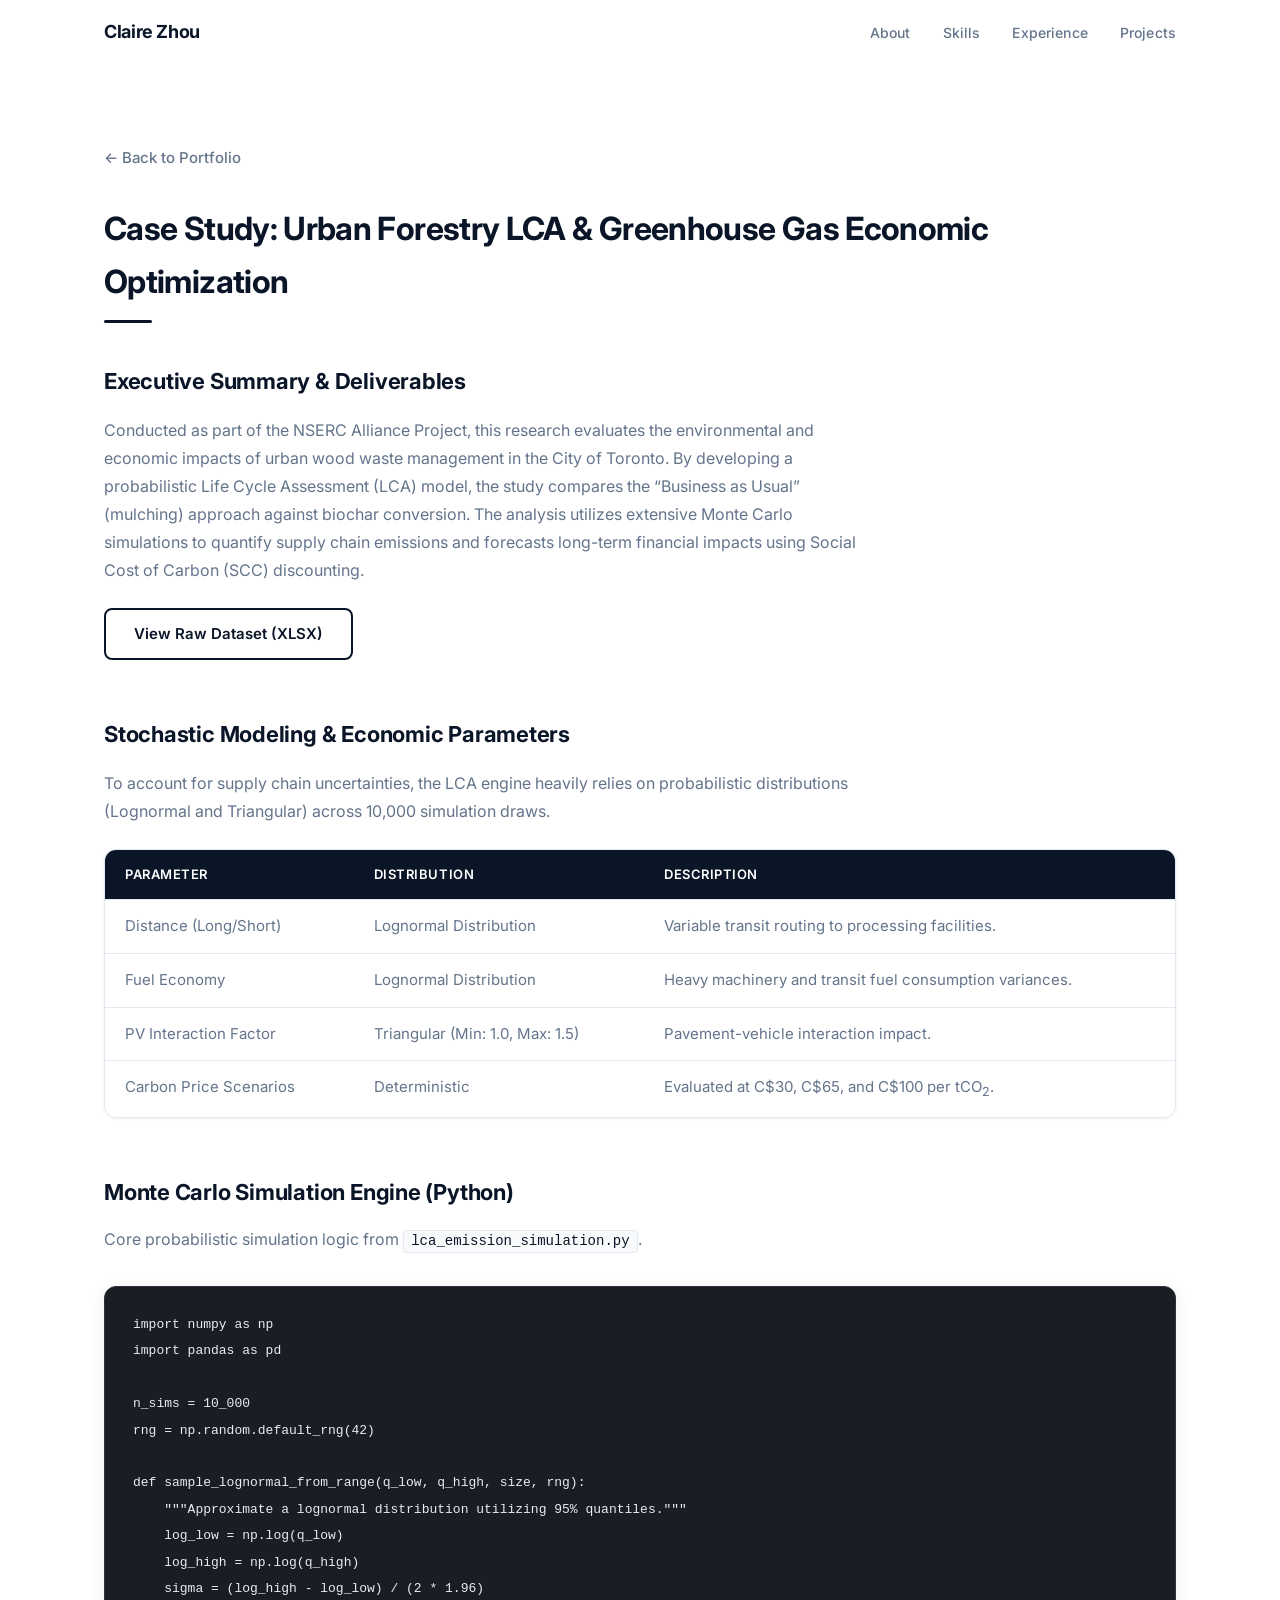
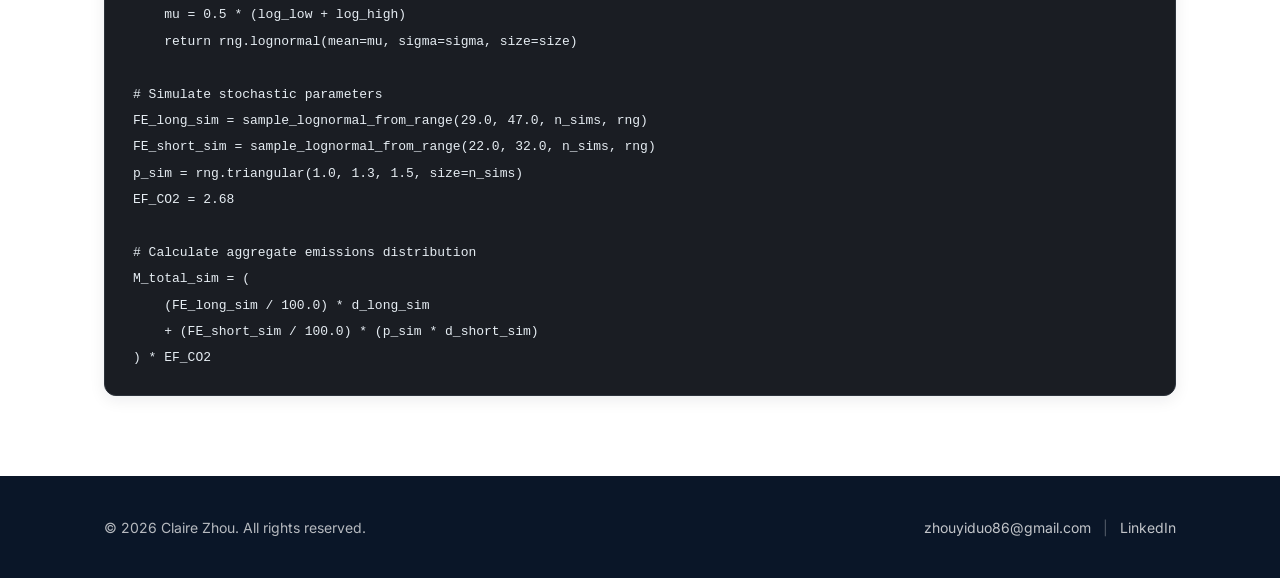
<file: urban-forestry-lca.html>
<!DOCTYPE html>
<html lang="en">
<head>
  <meta charset="UTF-8">
  <meta name="viewport" content="width=device-width, initial-scale=1.0">
  <meta name="description" content="Case study: Urban Forestry LCA & Greenhouse Gas Economic Optimization — NSERC Alliance research for the City of Toronto by Claire Zhou.">
  <title>Case Study: Urban Forestry LCA &amp; Greenhouse Gas Economic Optimization | Claire Zhou</title>
  <link rel="preconnect" href="https://fonts.googleapis.com">
  <link rel="preconnect" href="https://fonts.gstatic.com" crossorigin>
  <link href="https://fonts.googleapis.com/css2?family=Inter:wght@300;400;500;600;700&display=swap" rel="stylesheet">
  <link rel="stylesheet" href="style.css">
</head>
<body>

  <!-- Header -->
  <header class="header" id="top">
    <div class="container header__inner">
      <a href="index.html" class="header__logo">Claire Zhou</a>
      <button class="nav-toggle" aria-label="Toggle navigation" aria-expanded="false">
        <span></span>
        <span></span>
        <span></span>
      </button>
      <nav class="nav" aria-label="Main navigation">
        <ul class="nav__list">
          <li><a href="index.html#about" class="nav__link">About</a></li>
          <li><a href="index.html#skills" class="nav__link">Skills</a></li>
          <li><a href="index.html#experience" class="nav__link">Experience</a></li>
          <li><a href="index.html#projects" class="nav__link">Projects</a></li>
        </ul>
      </nav>
    </div>
  </header>

  <main class="code-page">
    <section class="section">
      <div class="container">
        <a href="index.html#projects" class="back-link">← Back to Portfolio</a>

        <h1 class="section__title">Case Study: Urban Forestry LCA &amp; Greenhouse Gas Economic Optimization</h1>
        <div class="section__divider"></div>

        <!-- Executive Summary & Deliverables -->
        <section class="case-study__section">
          <h2 class="case-study__heading">Executive Summary &amp; Deliverables</h2>
          <p class="case-study__text">
            Conducted as part of the NSERC Alliance Project, this research evaluates the environmental
            and economic impacts of urban wood waste management in the City of Toronto. By developing
            a probabilistic Life Cycle Assessment (LCA) model, the study compares the &ldquo;Business
            as Usual&rdquo; (mulching) approach against biochar conversion. The analysis utilizes
            extensive Monte Carlo simulations to quantify supply chain emissions and forecasts
            long-term financial impacts using Social Cost of Carbon (SCC) discounting.
          </p>
          <div class="case-study__actions">
            <a
              href="./Toronto_Urban_Forest_Biomass_Data.xlsx"
              class="btn btn--outline-navy"
              target="_blank"
              rel="noopener noreferrer"
            >View Raw Dataset (XLSX)</a>
          </div>
        </section>

        <!-- Modeling Architecture -->
        <section class="case-study__section">
          <h2 class="case-study__heading">Stochastic Modeling &amp; Economic Parameters</h2>
          <p class="case-study__text">
            To account for supply chain uncertainties, the LCA engine heavily relies on probabilistic
            distributions (Lognormal and Triangular) across 10,000 simulation draws.
          </p>
          <div class="schema-table-wrapper">
            <table class="schema-table">
              <thead>
                <tr>
                  <th scope="col">Parameter</th>
                  <th scope="col">Distribution</th>
                  <th scope="col">Description</th>
                </tr>
              </thead>
              <tbody>
                <tr>
                  <td>Distance (Long/Short)</td>
                  <td>Lognormal Distribution</td>
                  <td>Variable transit routing to processing facilities.</td>
                </tr>
                <tr>
                  <td>Fuel Economy</td>
                  <td>Lognormal Distribution</td>
                  <td>Heavy machinery and transit fuel consumption variances.</td>
                </tr>
                <tr>
                  <td>PV Interaction Factor</td>
                  <td>Triangular (Min: 1.0, Max: 1.5)</td>
                  <td>Pavement-vehicle interaction impact.</td>
                </tr>
                <tr>
                  <td>Carbon Price Scenarios</td>
                  <td>Deterministic</td>
                  <td>Evaluated at C$30, C$65, and C$100 per tCO<sub>2</sub>.</td>
                </tr>
              </tbody>
            </table>
          </div>
        </section>

        <!-- Code Implementation -->
        <section class="case-study__section">
          <h2 class="case-study__heading">Monte Carlo Simulation Engine (Python)</h2>
          <p class="code-page__intro">
            Core probabilistic simulation logic from
            <code class="code-page__filename">lca_emission_simulation.py</code>.
          </p>

          <div class="code-block">
            <pre><code>import numpy as np
import pandas as pd

n_sims = 10_000
rng = np.random.default_rng(42)

def sample_lognormal_from_range(q_low, q_high, size, rng):
    """Approximate a lognormal distribution utilizing 95% quantiles."""
    log_low = np.log(q_low)
    log_high = np.log(q_high)
    sigma = (log_high - log_low) / (2 * 1.96)
    mu = 0.5 * (log_low + log_high)
    return rng.lognormal(mean=mu, sigma=sigma, size=size)

# Simulate stochastic parameters
FE_long_sim = sample_lognormal_from_range(29.0, 47.0, n_sims, rng)
FE_short_sim = sample_lognormal_from_range(22.0, 32.0, n_sims, rng)
p_sim = rng.triangular(1.0, 1.3, 1.5, size=n_sims)
EF_CO2 = 2.68 

# Calculate aggregate emissions distribution
M_total_sim = (
    (FE_long_sim / 100.0) * d_long_sim
    + (FE_short_sim / 100.0) * (p_sim * d_short_sim)
) * EF_CO2</code></pre>
          </div>
        </section>
      </div>
    </section>
  </main>

  <!-- Footer -->
  <footer class="footer">
    <div class="container footer__inner">
      <p class="footer__copy">&copy; 2026 Claire Zhou. All rights reserved.</p>
      <div class="footer__contact">
        <a href="mailto:zhouyiduo86@gmail.com">zhouyiduo86@gmail.com</a>
        <span class="footer__sep" aria-hidden="true">|</span>
        <a href="https://www.linkedin.com/in/yiduo-zhou/" target="_blank" rel="noopener noreferrer">LinkedIn</a>
      </div>
    </div>
  </footer>

  <script>
    const toggle = document.querySelector('.nav-toggle');
    const nav = document.querySelector('.nav');
    const navLinks = document.querySelectorAll('.nav__link');

    toggle.addEventListener('click', () => {
      const open = nav.classList.toggle('nav--open');
      toggle.setAttribute('aria-expanded', open);
    });

    navLinks.forEach(link => {
      link.addEventListener('click', () => {
        nav.classList.remove('nav--open');
        toggle.setAttribute('aria-expanded', 'false');
      });
    });

    window.addEventListener('scroll', () => {
      document.querySelector('.header').classList.toggle('header--scrolled', window.scrollY > 10);
    });
  </script>

</body>
</html>
</file>
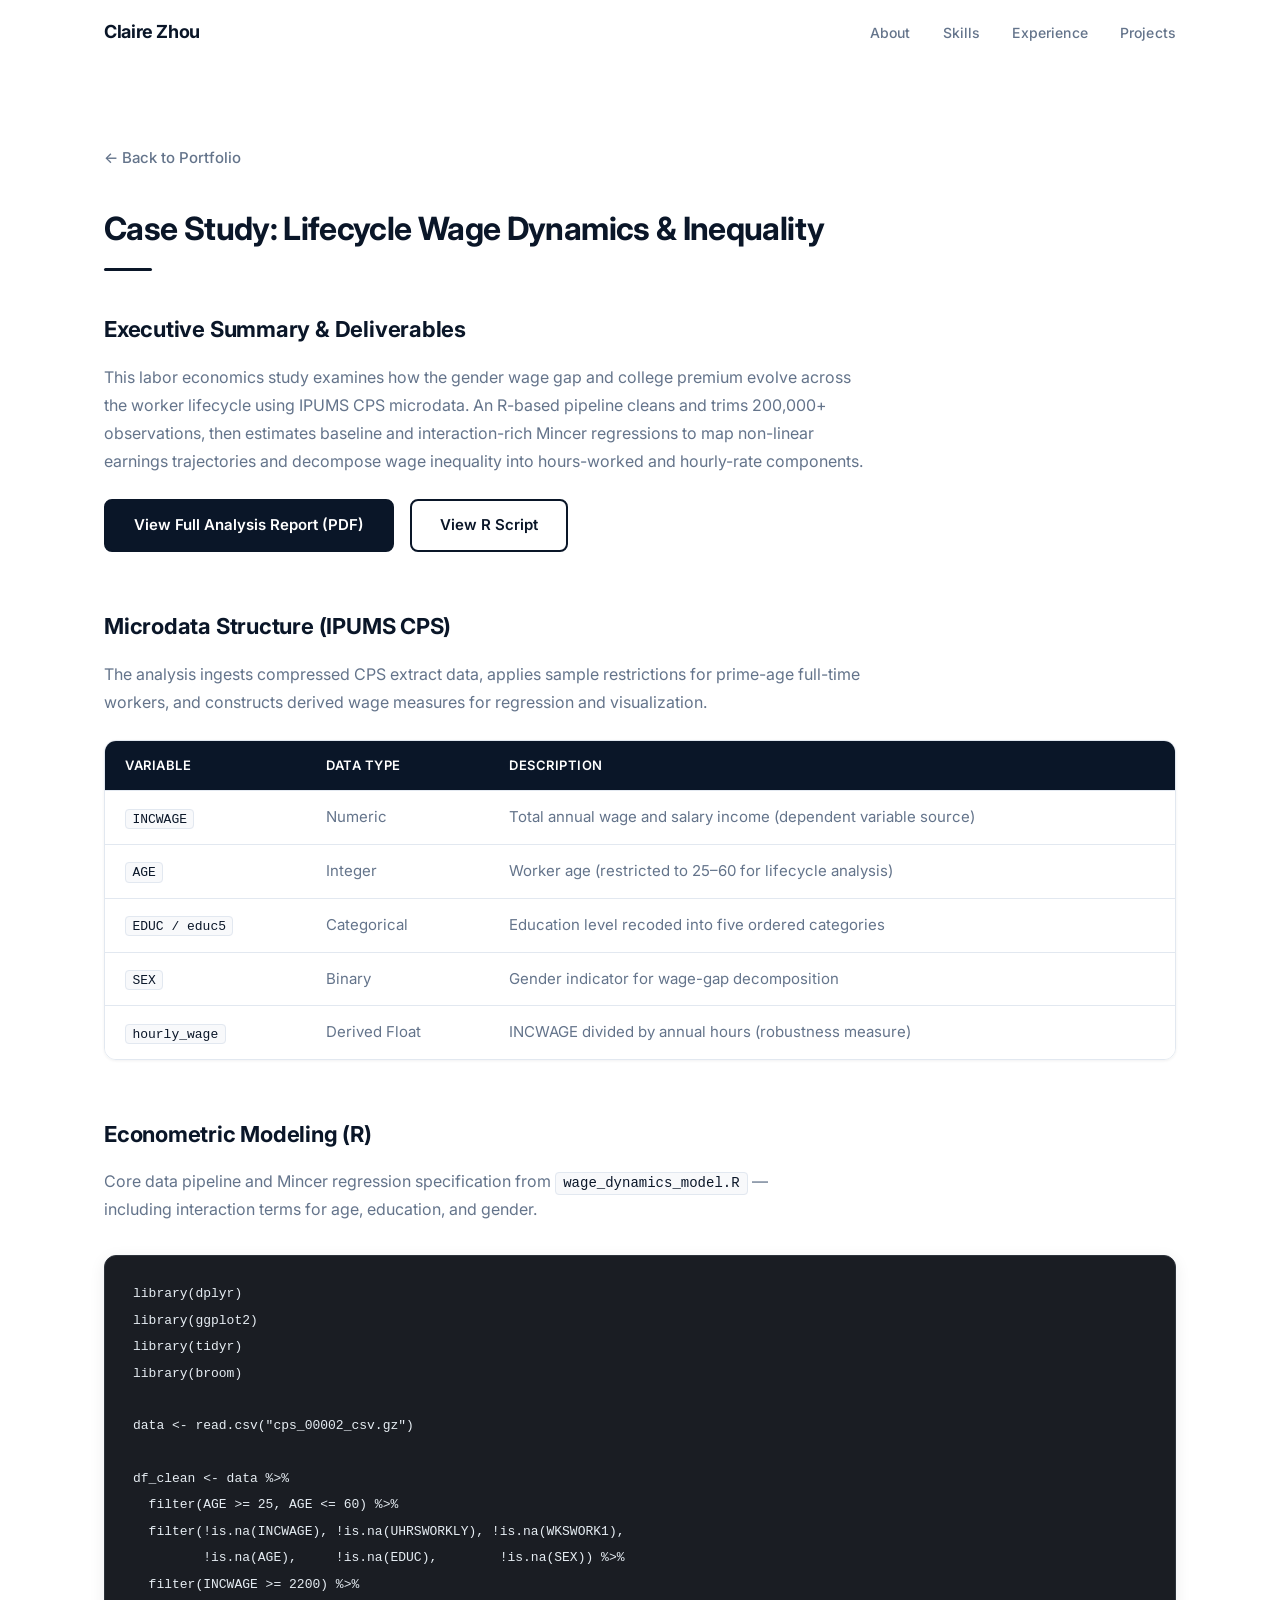
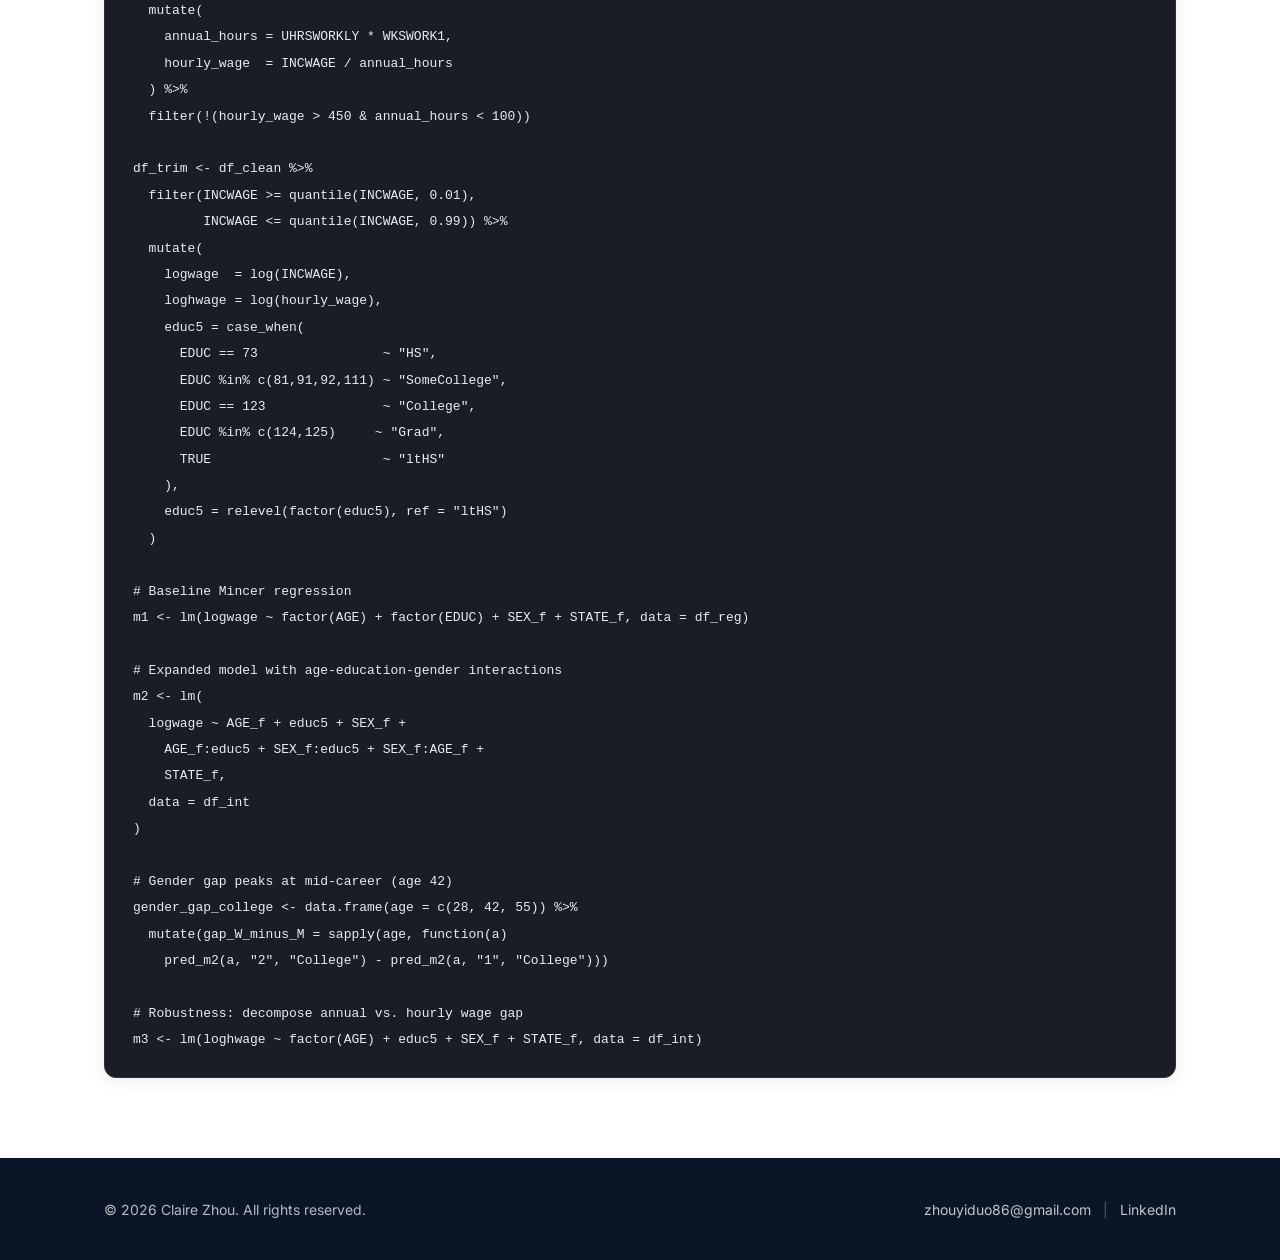
<file: wage-dynamics.html>
<!DOCTYPE html>
<html lang="en">
<head>
  <meta charset="UTF-8">
  <meta name="viewport" content="width=device-width, initial-scale=1.0">
  <meta name="description" content="Case study: Lifecycle Wage Dynamics & Inequality — IPUMS CPS Mincer regressions and gender wage gap analysis by Claire Zhou.">
  <title>Case Study: Lifecycle Wage Dynamics &amp; Inequality | Claire Zhou</title>
  <link rel="preconnect" href="https://fonts.googleapis.com">
  <link rel="preconnect" href="https://fonts.gstatic.com" crossorigin>
  <link href="https://fonts.googleapis.com/css2?family=Inter:wght@300;400;500;600;700&display=swap" rel="stylesheet">
  <link rel="stylesheet" href="style.css">
</head>
<body>

  <!-- Header -->
  <header class="header" id="top">
    <div class="container header__inner">
      <a href="index.html" class="header__logo">Claire Zhou</a>
      <button class="nav-toggle" aria-label="Toggle navigation" aria-expanded="false">
        <span></span>
        <span></span>
        <span></span>
      </button>
      <nav class="nav" aria-label="Main navigation">
        <ul class="nav__list">
          <li><a href="index.html#about" class="nav__link">About</a></li>
          <li><a href="index.html#skills" class="nav__link">Skills</a></li>
          <li><a href="index.html#experience" class="nav__link">Experience</a></li>
          <li><a href="index.html#projects" class="nav__link">Projects</a></li>
        </ul>
      </nav>
    </div>
  </header>

  <main class="code-page">
    <section class="section">
      <div class="container">
        <a href="index.html#projects" class="back-link">← Back to Portfolio</a>

        <h1 class="section__title">Case Study: Lifecycle Wage Dynamics &amp; Inequality</h1>
        <div class="section__divider"></div>

        <!-- Executive Summary -->
        <section class="case-study__section">
          <h2 class="case-study__heading">Executive Summary &amp; Deliverables</h2>
          <p class="case-study__text">
            This labor economics study examines how the gender wage gap and college premium evolve
            across the worker lifecycle using IPUMS CPS microdata. An R-based pipeline cleans and
            trims 200,000+ observations, then estimates baseline and interaction-rich Mincer
            regressions to map non-linear earnings trajectories and decompose wage inequality into
            hours-worked and hourly-rate components.
          </p>
          <div class="case-study__actions">
            <a
              href="./Lifecycle_Wage_Dynamics_Analysis.pdf"
              class="btn btn--navy"
              target="_blank"
              rel="noopener noreferrer"
            >View Full Analysis Report (PDF)</a>
            <a
              href="./wage_dynamics_model.R"
              class="btn btn--outline-navy"
              target="_blank"
              rel="noopener noreferrer"
            >View R Script</a>
          </div>
        </section>

        <!-- Data Architecture -->
        <section class="case-study__section">
          <h2 class="case-study__heading">Microdata Structure (IPUMS CPS)</h2>
          <p class="case-study__text">
            The analysis ingests compressed CPS extract data, applies sample restrictions for prime-age
            full-time workers, and constructs derived wage measures for regression and visualization.
          </p>
          <div class="schema-table-wrapper">
            <table class="schema-table">
              <thead>
                <tr>
                  <th scope="col">Variable</th>
                  <th scope="col">Data Type</th>
                  <th scope="col">Description</th>
                </tr>
              </thead>
              <tbody>
                <tr>
                  <td><code>INCWAGE</code></td>
                  <td>Numeric</td>
                  <td>Total annual wage and salary income (dependent variable source)</td>
                </tr>
                <tr>
                  <td><code>AGE</code></td>
                  <td>Integer</td>
                  <td>Worker age (restricted to 25&ndash;60 for lifecycle analysis)</td>
                </tr>
                <tr>
                  <td><code>EDUC / educ5</code></td>
                  <td>Categorical</td>
                  <td>Education level recoded into five ordered categories</td>
                </tr>
                <tr>
                  <td><code>SEX</code></td>
                  <td>Binary</td>
                  <td>Gender indicator for wage-gap decomposition</td>
                </tr>
                <tr>
                  <td><code>hourly_wage</code></td>
                  <td>Derived Float</td>
                  <td>INCWAGE divided by annual hours (robustness measure)</td>
                </tr>
              </tbody>
            </table>
          </div>
        </section>

        <!-- R Modeling -->
        <section class="case-study__section">
          <h2 class="case-study__heading">Econometric Modeling (R)</h2>
          <p class="code-page__intro">
            Core data pipeline and Mincer regression specification from
            <code class="code-page__filename">wage_dynamics_model.R</code> — including interaction
            terms for age, education, and gender.
          </p>

          <div class="code-block">
            <pre><code>library(dplyr)
library(ggplot2)
library(tidyr)
library(broom)

data &lt;- read.csv("cps_00002_csv.gz")

df_clean &lt;- data %&gt;%
  filter(AGE &gt;= 25, AGE &lt;= 60) %&gt;%
  filter(!is.na(INCWAGE), !is.na(UHRSWORKLY), !is.na(WKSWORK1),
         !is.na(AGE),     !is.na(EDUC),        !is.na(SEX)) %&gt;%
  filter(INCWAGE &gt;= 2200) %&gt;%
  mutate(
    annual_hours = UHRSWORKLY * WKSWORK1,
    hourly_wage  = INCWAGE / annual_hours
  ) %&gt;%
  filter(!(hourly_wage &gt; 450 &amp; annual_hours &lt; 100))

df_trim &lt;- df_clean %&gt;%
  filter(INCWAGE &gt;= quantile(INCWAGE, 0.01),
         INCWAGE &lt;= quantile(INCWAGE, 0.99)) %&gt;%
  mutate(
    logwage  = log(INCWAGE),
    loghwage = log(hourly_wage),
    educ5 = case_when(
      EDUC == 73                ~ "HS",
      EDUC %in% c(81,91,92,111) ~ "SomeCollege",
      EDUC == 123               ~ "College",
      EDUC %in% c(124,125)     ~ "Grad",
      TRUE                      ~ "ltHS"
    ),
    educ5 = relevel(factor(educ5), ref = "ltHS")
  )

# Baseline Mincer regression
m1 &lt;- lm(logwage ~ factor(AGE) + factor(EDUC) + SEX_f + STATE_f, data = df_reg)

# Expanded model with age-education-gender interactions
m2 &lt;- lm(
  logwage ~ AGE_f + educ5 + SEX_f +
    AGE_f:educ5 + SEX_f:educ5 + SEX_f:AGE_f +
    STATE_f,
  data = df_int
)

# Gender gap peaks at mid-career (age 42)
gender_gap_college &lt;- data.frame(age = c(28, 42, 55)) %&gt;%
  mutate(gap_W_minus_M = sapply(age, function(a)
    pred_m2(a, "2", "College") - pred_m2(a, "1", "College")))

# Robustness: decompose annual vs. hourly wage gap
m3 &lt;- lm(loghwage ~ factor(AGE) + educ5 + SEX_f + STATE_f, data = df_int)</code></pre>
          </div>
        </section>
      </div>
    </section>
  </main>

  <!-- Footer -->
  <footer class="footer">
    <div class="container footer__inner">
      <p class="footer__copy">&copy; 2026 Claire Zhou. All rights reserved.</p>
      <div class="footer__contact">
        <a href="mailto:zhouyiduo86@gmail.com">zhouyiduo86@gmail.com</a>
        <span class="footer__sep" aria-hidden="true">|</span>
        <a href="https://www.linkedin.com/in/yiduo-zhou/" target="_blank" rel="noopener noreferrer">LinkedIn</a>
      </div>
    </div>
  </footer>

  <script>
    const toggle = document.querySelector('.nav-toggle');
    const nav = document.querySelector('.nav');
    const navLinks = document.querySelectorAll('.nav__link');

    toggle.addEventListener('click', () => {
      const open = nav.classList.toggle('nav--open');
      toggle.setAttribute('aria-expanded', open);
    });

    navLinks.forEach(link => {
      link.addEventListener('click', () => {
        nav.classList.remove('nav--open');
        toggle.setAttribute('aria-expanded', 'false');
      });
    });

    window.addEventListener('scroll', () => {
      document.querySelector('.header').classList.toggle('header--scrolled', window.scrollY > 10);
    });
  </script>

</body>
</html>
</file>
<file: style.css>
/* =============================================
   Claire Zhou Portfolio — Style Sheet
   Palette: White · Deep Navy · Slate Gray
   ============================================= */

:root {
  --color-white: #ffffff;
  --color-off-white: #f8f9fb;
  --color-navy: #0a1628;
  --color-navy-mid: #132040;
  --color-navy-light: #1e3a5f;
  --color-slate: #64748b;
  --color-slate-light: #94a3b8;
  --color-slate-border: #e2e8f0;
  --color-accent: #2563eb;

  --font: 'Inter', 'Roboto', system-ui, -apple-system, sans-serif;

  --container: 1120px;
  --radius: 8px;
  --radius-lg: 12px;
  --shadow-sm: 0 1px 3px rgba(10, 22, 40, 0.06);
  --shadow-md: 0 4px 16px rgba(10, 22, 40, 0.08);
  --shadow-lg: 0 8px 32px rgba(10, 22, 40, 0.12);

  --transition: 0.25s ease;
}

/* ---- Reset & Base ---- */

*, *::before, *::after {
  box-sizing: border-box;
  margin: 0;
  padding: 0;
}

html {
  scroll-behavior: smooth;
  font-size: 16px;
}

body {
  font-family: var(--font);
  color: var(--color-navy);
  background: var(--color-white);
  line-height: 1.65;
  -webkit-font-smoothing: antialiased;
}

img, svg {
  display: block;
  max-width: 100%;
}

a {
  color: var(--color-accent);
  text-decoration: none;
  transition: color var(--transition);
}

a:hover {
  color: var(--color-navy-light);
}

ul {
  list-style: none;
}

strong {
  font-weight: 600;
  color: var(--color-navy);
}

.container {
  width: 100%;
  max-width: var(--container);
  margin: 0 auto;
  padding: 0 1.5rem;
}

/* ---- Header ---- */

.header {
  position: fixed;
  top: 0;
  left: 0;
  right: 0;
  z-index: 100;
  background: rgba(255, 255, 255, 0.92);
  backdrop-filter: blur(12px);
  -webkit-backdrop-filter: blur(12px);
  border-bottom: 1px solid transparent;
  transition: border-color var(--transition), box-shadow var(--transition);
}

.header--scrolled {
  border-bottom-color: var(--color-slate-border);
  box-shadow: var(--shadow-sm);
}

.header__inner {
  display: flex;
  align-items: center;
  justify-content: space-between;
  height: 4rem;
}

.header__logo {
  font-size: 1.125rem;
  font-weight: 700;
  color: var(--color-navy);
  letter-spacing: -0.02em;
}

.header__logo:hover {
  color: var(--color-navy-light);
}

/* Nav */

.nav__list {
  display: flex;
  gap: 2rem;
}

.nav__link {
  font-size: 0.875rem;
  font-weight: 500;
  color: var(--color-slate);
  letter-spacing: 0.01em;
  position: relative;
}

.nav__link::after {
  content: '';
  position: absolute;
  bottom: -4px;
  left: 0;
  width: 0;
  height: 2px;
  background: var(--color-navy);
  transition: width var(--transition);
}

.nav__link:hover {
  color: var(--color-navy);
}

.nav__link:hover::after {
  width: 100%;
}

/* Mobile nav toggle */

.nav-toggle {
  display: none;
  flex-direction: column;
  gap: 5px;
  background: none;
  border: none;
  cursor: pointer;
  padding: 4px;
}

.nav-toggle span {
  display: block;
  width: 22px;
  height: 2px;
  background: var(--color-navy);
  border-radius: 2px;
  transition: transform var(--transition), opacity var(--transition);
}

/* ---- Hero ---- */

.hero {
  background: linear-gradient(160deg, var(--color-navy) 0%, var(--color-navy-mid) 60%, var(--color-navy-light) 100%);
  color: var(--color-white);
  padding: 9rem 0 6rem;
  margin-top: 4rem;
}

.hero__inner {
  max-width: 720px;
}

.hero__eyebrow {
  font-size: 0.8125rem;
  font-weight: 600;
  letter-spacing: 0.12em;
  text-transform: uppercase;
  color: var(--color-slate-light);
  margin-bottom: 1rem;
}

.hero__title {
  font-size: clamp(2.5rem, 6vw, 3.75rem);
  font-weight: 700;
  letter-spacing: -0.03em;
  line-height: 1.1;
  margin-bottom: 1.25rem;
}

.hero__headline {
  font-size: clamp(1.05rem, 2.5vw, 1.25rem);
  font-weight: 400;
  color: rgba(255, 255, 255, 0.82);
  line-height: 1.6;
  margin-bottom: 2.5rem;
  max-width: 560px;
}

.hero__actions {
  display: flex;
  flex-wrap: wrap;
  gap: 1rem;
}

/* Buttons */

.btn {
  display: inline-flex;
  align-items: center;
  justify-content: center;
  padding: 0.75rem 1.75rem;
  font-family: var(--font);
  font-size: 0.9375rem;
  font-weight: 600;
  border-radius: var(--radius);
  border: 2px solid transparent;
  cursor: pointer;
  transition: background var(--transition), color var(--transition), border-color var(--transition), transform 0.15s ease;
}

.btn:active {
  transform: scale(0.98);
}

.btn--primary {
  background: var(--color-white);
  color: var(--color-navy);
  border-color: var(--color-white);
}

.btn--primary:hover {
  background: var(--color-off-white);
  color: var(--color-navy);
}

.btn--outline {
  background: transparent;
  color: var(--color-white);
  border-color: rgba(255, 255, 255, 0.45);
}

.btn--outline:hover {
  background: rgba(255, 255, 255, 0.1);
  color: var(--color-white);
  border-color: rgba(255, 255, 255, 0.7);
}

.btn--navy {
  background: var(--color-navy);
  color: var(--color-white);
  border-color: var(--color-navy);
}

.btn--navy:hover {
  background: var(--color-navy-light);
  border-color: var(--color-navy-light);
  color: var(--color-white);
}

.btn--outline-navy {
  background: transparent;
  color: var(--color-navy);
  border-color: var(--color-navy);
}

.btn--outline-navy:hover {
  background: var(--color-off-white);
  color: var(--color-navy-light);
  border-color: var(--color-navy-light);
}

.project-card__cta {
  width: 100%;
  margin-top: 0.25rem;
  font-size: 0.875rem;
  padding: 0.625rem 1.25rem;
}

/* ---- Sections ---- */

.section {
  padding: 5rem 0;
}

.section--alt {
  background: var(--color-off-white);
}

.section__title {
  font-size: clamp(1.5rem, 3vw, 2rem);
  font-weight: 700;
  letter-spacing: -0.02em;
  color: var(--color-navy);
  margin-bottom: 0.75rem;
}

.section__divider {
  width: 48px;
  height: 3px;
  background: var(--color-navy);
  border-radius: 2px;
  margin-bottom: 2.5rem;
}

.section__title--sub {
  font-size: clamp(1.125rem, 2.5vw, 1.375rem);
  font-weight: 600;
  color: var(--color-navy-light);
  letter-spacing: 0.01em;
}

.section__divider--sub {
  width: 32px;
  height: 2px;
  background: var(--color-slate-light);
  margin-bottom: 1.75rem;
}

/* ---- About ---- */

.about__grid {
  display: grid;
  gap: 1.25rem;
  max-width: 760px;
}

.about__text {
  font-size: 1.0625rem;
  color: var(--color-slate);
  line-height: 1.75;
}

/* ---- Skills ---- */

.skills__grid {
  display: grid;
  grid-template-columns: repeat(3, 1fr);
  gap: 1.5rem;
}

.skill-card {
  background: var(--color-white);
  border: 1px solid var(--color-slate-border);
  border-radius: var(--radius-lg);
  padding: 2rem 1.75rem;
  transition: box-shadow var(--transition), transform var(--transition);
}

.skill-card:hover {
  box-shadow: var(--shadow-md);
  transform: translateY(-2px);
}

.skill-card__title {
  font-size: 0.8125rem;
  font-weight: 700;
  letter-spacing: 0.08em;
  text-transform: uppercase;
  color: var(--color-navy);
  margin-bottom: 1.25rem;
  padding-bottom: 0.75rem;
  border-bottom: 2px solid var(--color-navy);
}

.skill-card__list {
  display: flex;
  flex-direction: column;
  gap: 0.625rem;
}

.skill-card__list li {
  font-size: 0.9375rem;
  color: var(--color-slate);
  padding-left: 1rem;
  position: relative;
}

.skill-card__list li::before {
  content: '';
  position: absolute;
  left: 0;
  top: 0.6em;
  width: 5px;
  height: 5px;
  border-radius: 50%;
  background: var(--color-navy-light);
}

/* ---- Experience Timeline ---- */

.timeline {
  display: flex;
  flex-direction: column;
  gap: 0;
  max-width: 800px;
}

.timeline__item {
  display: grid;
  grid-template-columns: 24px 1fr;
  gap: 0 1.5rem;
  padding-bottom: 2.5rem;
  position: relative;
}

.timeline__item:not(:last-child)::before {
  content: '';
  position: absolute;
  left: 11px;
  top: 24px;
  bottom: 0;
  width: 2px;
  background: var(--color-slate-border);
}

.timeline__marker {
  width: 24px;
  height: 24px;
  border-radius: 50%;
  background: var(--color-navy);
  border: 3px solid var(--color-white);
  box-shadow: 0 0 0 2px var(--color-navy);
  margin-top: 2px;
  flex-shrink: 0;
}

.timeline__content {
  background: var(--color-white);
  border: 1px solid var(--color-slate-border);
  border-radius: var(--radius-lg);
  padding: 1.75rem 2rem;
  transition: box-shadow var(--transition);
}

.timeline__content:hover {
  box-shadow: var(--shadow-md);
}

.timeline__header {
  display: flex;
  align-items: baseline;
  justify-content: space-between;
  flex-wrap: wrap;
  gap: 0.5rem;
  margin-bottom: 0.375rem;
}

.timeline__role {
  font-size: 1.125rem;
  font-weight: 700;
  color: var(--color-navy);
  letter-spacing: -0.01em;
}

.timeline__date {
  font-size: 0.8125rem;
  font-weight: 500;
  color: var(--color-slate-light);
  white-space: nowrap;
}

.timeline__org {
  font-size: 0.9375rem;
  font-weight: 500;
  color: var(--color-navy-light);
  margin-bottom: 1rem;
}

.timeline__details {
  display: flex;
  flex-direction: column;
  gap: 0.5rem;
}

.timeline__details li {
  font-size: 0.9375rem;
  color: var(--color-slate);
  padding-left: 1.25rem;
  position: relative;
  line-height: 1.6;
}

.timeline__details li::before {
  content: '—';
  position: absolute;
  left: 0;
  color: var(--color-slate-light);
}

.timeline__tags {
  display: flex;
  flex-wrap: wrap;
  gap: 0.5rem;
  margin-top: 1.25rem;
  padding-top: 1.25rem;
  border-top: 1px solid var(--color-slate-border);
}

.timeline__cta {
  display: inline-flex;
  margin-top: 1rem;
  font-size: 0.8125rem;
  padding: 0.625rem 1.25rem;
}

/* ---- Projects ---- */

.projects__grid {
  display: grid;
  grid-template-columns: repeat(4, 1fr);
  gap: 1.5rem;
}

.project-card {
  background: var(--color-white);
  border: 1px solid var(--color-slate-border);
  border-radius: var(--radius-lg);
  padding: 2rem 1.75rem;
  display: flex;
  flex-direction: column;
  transition: box-shadow var(--transition), transform var(--transition);
}

.project-card:hover {
  box-shadow: var(--shadow-lg);
  transform: translateY(-4px);
}

.project-card__icon {
  width: 40px;
  height: 40px;
  color: var(--color-navy);
  margin-bottom: 1.25rem;
}

.project-card__icon svg {
  width: 100%;
  height: 100%;
}

.project-card__title {
  font-size: 1.0625rem;
  font-weight: 700;
  color: var(--color-navy);
  letter-spacing: -0.01em;
  margin-bottom: 0.75rem;
}

.project-card__desc {
  font-size: 0.9375rem;
  color: var(--color-slate);
  line-height: 1.65;
  flex: 1;
  margin-bottom: 1.25rem;
}

.project-card__details {
  display: flex;
  flex-direction: column;
  gap: 0.625rem;
  flex: 1;
  margin-bottom: 1.25rem;
}

.project-card__details li {
  font-size: 0.875rem;
  color: var(--color-slate);
  line-height: 1.55;
  padding-left: 1rem;
  position: relative;
}

.project-card__details li::before {
  content: '';
  position: absolute;
  left: 0;
  top: 0.55em;
  width: 4px;
  height: 4px;
  border-radius: 50%;
  background: var(--color-navy-light);
}

.project-card__details strong {
  color: var(--color-navy);
  font-weight: 600;
}

.project-card__tags {
  display: flex;
  flex-wrap: wrap;
  gap: 0.5rem;
}

.tag {
  font-size: 0.75rem;
  font-weight: 500;
  color: var(--color-navy-light);
  background: var(--color-off-white);
  border: 1px solid var(--color-slate-border);
  border-radius: 100px;
  padding: 0.25rem 0.75rem;
}

/* ---- Additional Projects ---- */

#projects {
  padding-bottom: 3rem;
}

.additional-projects {
  padding-top: 3rem;
  background: var(--color-white);
  border-top: 1px solid var(--color-slate-border);
}

.additional-projects__grid {
  display: grid;
  grid-template-columns: repeat(3, 1fr);
  gap: 1.5rem;
}

.project-card--additional {
  padding: 2rem 1.75rem;
  border-left: 4px solid var(--color-navy);
  background: var(--color-off-white);
}

.project-card__actions {
  display: flex;
  flex-wrap: wrap;
  gap: 0.625rem;
  margin-top: 0.25rem;
}

.project-card__actions .btn {
  flex: 1 1 auto;
  font-size: 0.8125rem;
  padding: 0.625rem 1rem;
  min-width: 0;
  text-align: center;
}

.project-card--additional .project-card__title {
  font-size: 1.0625rem;
}

.project-card--additional:hover {
  box-shadow: var(--shadow-lg);
  transform: translateY(-3px);
}

/* ---- Code showcase page ---- */

.code-page {
  margin-top: 4rem;
}

.back-link {
  display: inline-block;
  font-size: 0.9375rem;
  font-weight: 500;
  color: var(--color-slate);
  margin-bottom: 2rem;
  transition: color var(--transition);
}

.back-link:hover {
  color: var(--color-navy);
}

.code-page__intro {
  font-size: 1rem;
  color: var(--color-slate);
  line-height: 1.7;
  max-width: 720px;
  margin-bottom: 2rem;
}

.code-page__filename {
  font-family: "SF Mono", "Fira Code", "Consolas", "Monaco", monospace;
  font-size: 0.875em;
  color: var(--color-navy);
  background: var(--color-off-white);
  border: 1px solid var(--color-slate-border);
  border-radius: 4px;
  padding: 0.15rem 0.45rem;
}

.case-study__section {
  margin-bottom: 3.5rem;
}

.case-study__section:last-child {
  margin-bottom: 0;
}

.case-study__heading {
  font-size: clamp(1.125rem, 2.5vw, 1.375rem);
  font-weight: 700;
  color: var(--color-navy);
  letter-spacing: -0.01em;
  margin-bottom: 1rem;
}

.case-study__text {
  font-size: 1rem;
  color: var(--color-slate);
  line-height: 1.75;
  max-width: 760px;
  margin-bottom: 1.5rem;
}

.case-study__actions {
  display: flex;
  flex-wrap: wrap;
  gap: 1rem;
}

.schema-table-wrapper {
  width: 100%;
  overflow-x: auto;
  -webkit-overflow-scrolling: touch;
  border: 1px solid var(--color-slate-border);
  border-radius: var(--radius-lg);
  box-shadow: var(--shadow-sm);
}

.schema-table {
  width: 100%;
  border-collapse: collapse;
  font-size: 0.9375rem;
  background: var(--color-white);
}

.schema-table thead {
  background: var(--color-navy);
  color: var(--color-white);
}

.schema-table th {
  padding: 0.875rem 1.25rem;
  text-align: left;
  font-weight: 600;
  font-size: 0.8125rem;
  letter-spacing: 0.04em;
  text-transform: uppercase;
  white-space: nowrap;
}

.schema-table td {
  padding: 0.875rem 1.25rem;
  color: var(--color-slate);
  border-top: 1px solid var(--color-slate-border);
  vertical-align: top;
}

.schema-table tbody tr:hover {
  background: var(--color-off-white);
}

  .schema-table code {
    font-family: "SF Mono", "Fira Code", "Consolas", "Monaco", monospace;
    font-size: 0.8125rem;
    color: var(--color-navy);
    background: var(--color-off-white);
    border: 1px solid var(--color-slate-border);
    border-radius: 4px;
    padding: 0.1rem 0.4rem;
  }

.case-study__figure {
  margin: 0;
  border: 1px solid var(--color-slate-border);
  border-radius: var(--radius);
  overflow: hidden;
  box-shadow: var(--shadow-md);
  background: var(--color-white);
}

.case-study__visual {
  max-width: 100%;
}

.case-study__figure img,
.case-study__visual img,
.code-page img {
  display: block;
  max-width: 100%;
  width: 100%;
  height: auto;
  border: 1px solid var(--color-slate-border);
  border-radius: var(--radius);
  box-shadow: var(--shadow-md);
  background: var(--color-white);
}

.case-study__visual iframe {
  display: block;
  width: 100%;
  height: 75vh;
  min-height: 480px;
  border: 1px solid var(--color-slate-border);
  border-radius: var(--radius);
  box-shadow: var(--shadow-md);
  background: var(--color-white);
}

.case-study__figure figcaption {
  padding: 0.875rem 1.25rem;
  font-size: 0.875rem;
  color: var(--color-slate);
  background: var(--color-off-white);
  border-top: 1px solid var(--color-slate-border);
}

.code-block {
  width: 100%;
  max-width: 100%;
  background: #1a1d23;
  border: 1px solid #2d333b;
  border-radius: var(--radius-lg);
  overflow: hidden;
  box-shadow: var(--shadow-md);
}

.code-block pre {
  margin: 0;
  padding: 1.5rem 1.75rem;
  overflow-x: auto;
  -webkit-overflow-scrolling: touch;
}

.code-block code {
  font-family: "SF Mono", "Fira Code", "Consolas", "Monaco", monospace;
  font-size: 0.8125rem;
  line-height: 1.65;
  color: #e6edf3;
  white-space: pre;
  tab-size: 4;
}

@media (max-width: 768px) {
  .code-block pre {
    padding: 1.125rem 1.25rem;
  }

  .code-block code {
    font-size: 0.75rem;
  }

  .case-study__actions {
    flex-direction: column;
  }

  .case-study__actions .btn {
    width: 100%;
  }

  .schema-table th,
  .schema-table td {
    padding: 0.75rem 1rem;
    font-size: 0.875rem;
  }
}

/* ---- Footer ---- */

.footer {
  background: var(--color-navy);
  color: rgba(255, 255, 255, 0.7);
  padding: 2.5rem 0;
}

.footer__inner {
  display: flex;
  align-items: center;
  justify-content: space-between;
  flex-wrap: wrap;
  gap: 1rem;
}

.footer__copy {
  font-size: 0.875rem;
}

.footer__contact {
  display: flex;
  align-items: center;
  gap: 0.75rem;
  font-size: 0.875rem;
}

.footer__contact a {
  color: rgba(255, 255, 255, 0.75);
}

.footer__contact a:hover {
  color: var(--color-white);
}

.footer__sep {
  color: rgba(255, 255, 255, 0.3);
}

/* =============================================
   Responsive
   ============================================= */

@media (max-width: 900px) {
  .skills__grid,
  .projects__grid {
    grid-template-columns: repeat(2, 1fr);
  }

  .additional-projects__grid {
    grid-template-columns: repeat(2, 1fr);
  }
}

@media (max-width: 768px) {
  .nav-toggle {
    display: flex;
  }

  .nav {
    position: absolute;
    top: 100%;
    left: 0;
    right: 0;
    background: var(--color-white);
    border-bottom: 1px solid var(--color-slate-border);
    box-shadow: var(--shadow-md);
    max-height: 0;
    overflow: hidden;
    transition: max-height var(--transition);
  }

  .nav--open {
    max-height: 260px;
  }

  .nav__list {
    flex-direction: column;
    gap: 0;
    padding: 0.5rem 1.5rem 1.25rem;
  }

  .nav__link {
    display: block;
    padding: 0.75rem 0;
    font-size: 1rem;
  }

  .nav__link::after {
    display: none;
  }

  .hero {
    padding: 7rem 0 4.5rem;
  }

  .section {
    padding: 3.5rem 0;
  }

  .timeline__header {
    flex-direction: column;
    align-items: flex-start;
  }

  .timeline__content {
    padding: 1.25rem 1.5rem;
  }

  .footer__inner {
    flex-direction: column;
    text-align: center;
  }
}

@media (max-width: 560px) {
  .skills__grid,
  .projects__grid,
  .additional-projects__grid {
    grid-template-columns: 1fr;
  }

  .project-card__actions {
    flex-direction: column;
  }

  .project-card__actions .btn {
    width: 100%;
  }

  .hero__actions {
    flex-direction: column;
  }

  .btn {
    width: 100%;
    text-align: center;
  }
}
</file>
